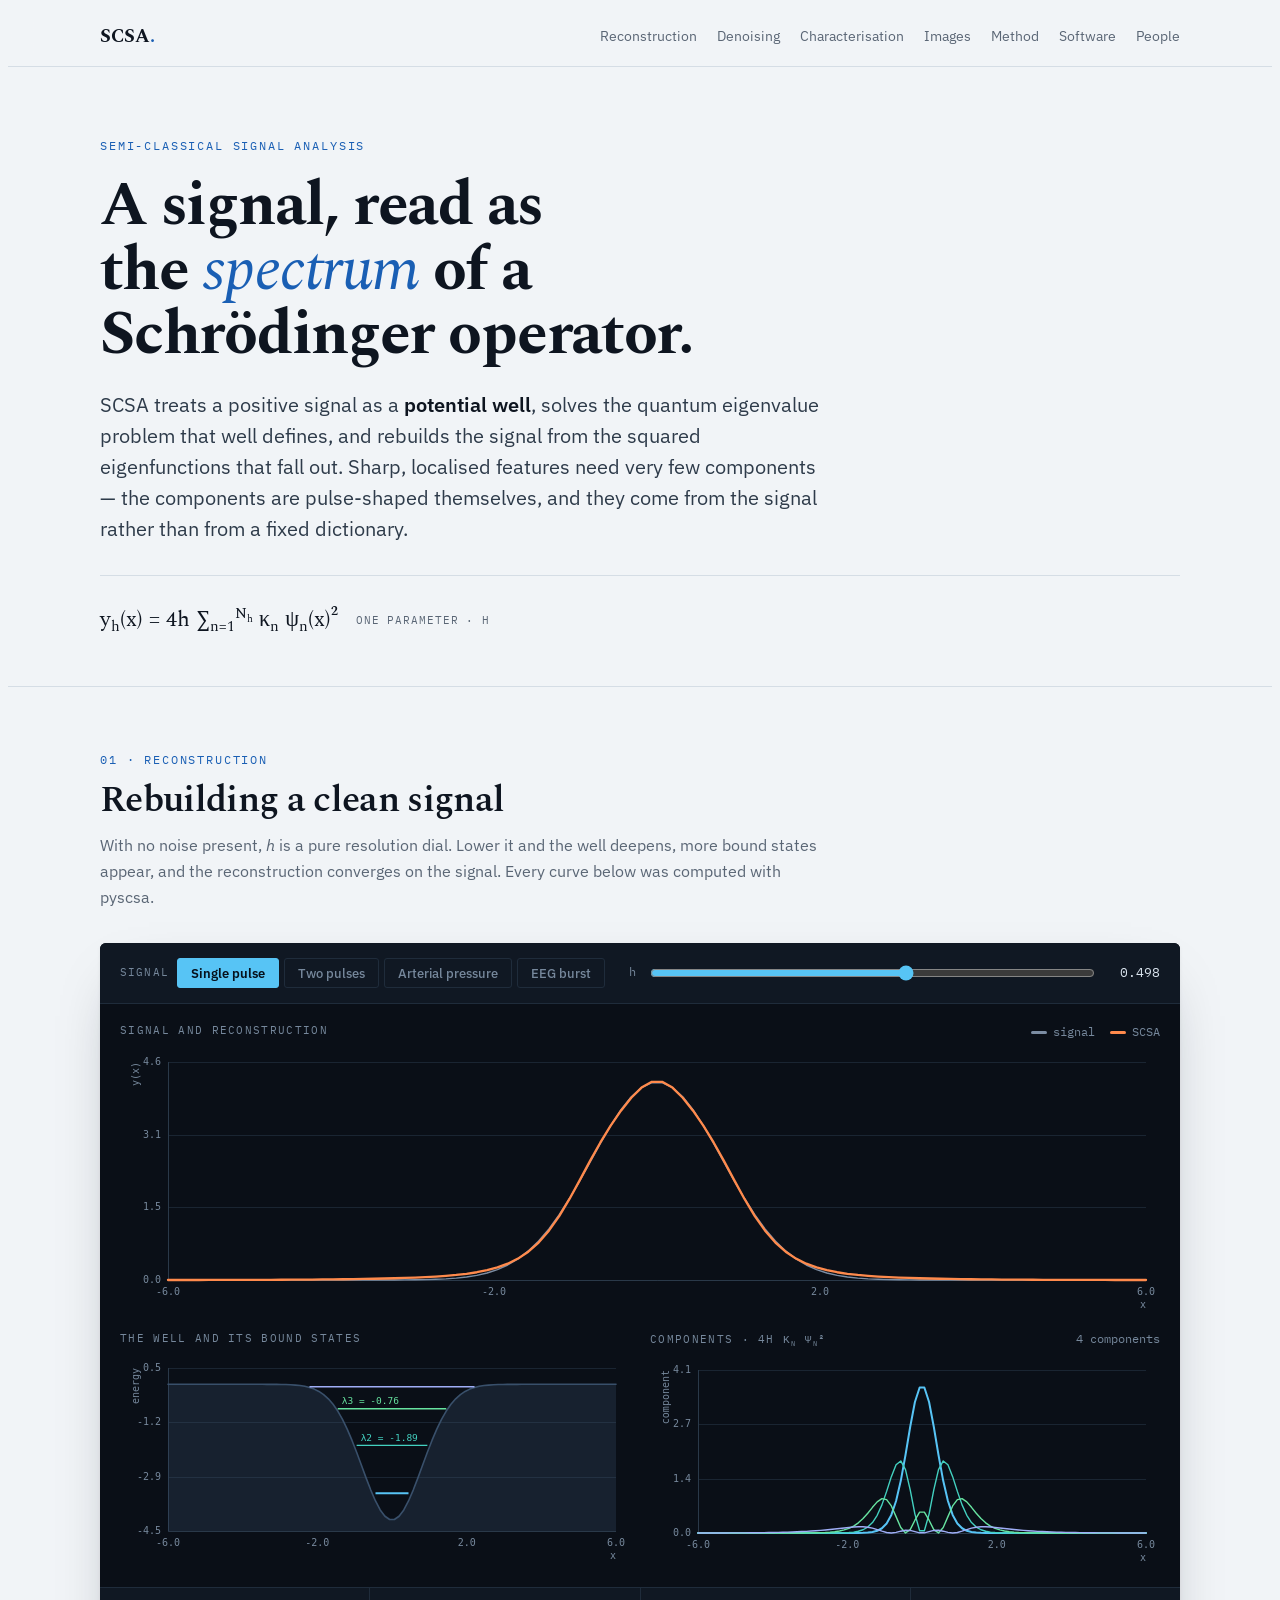
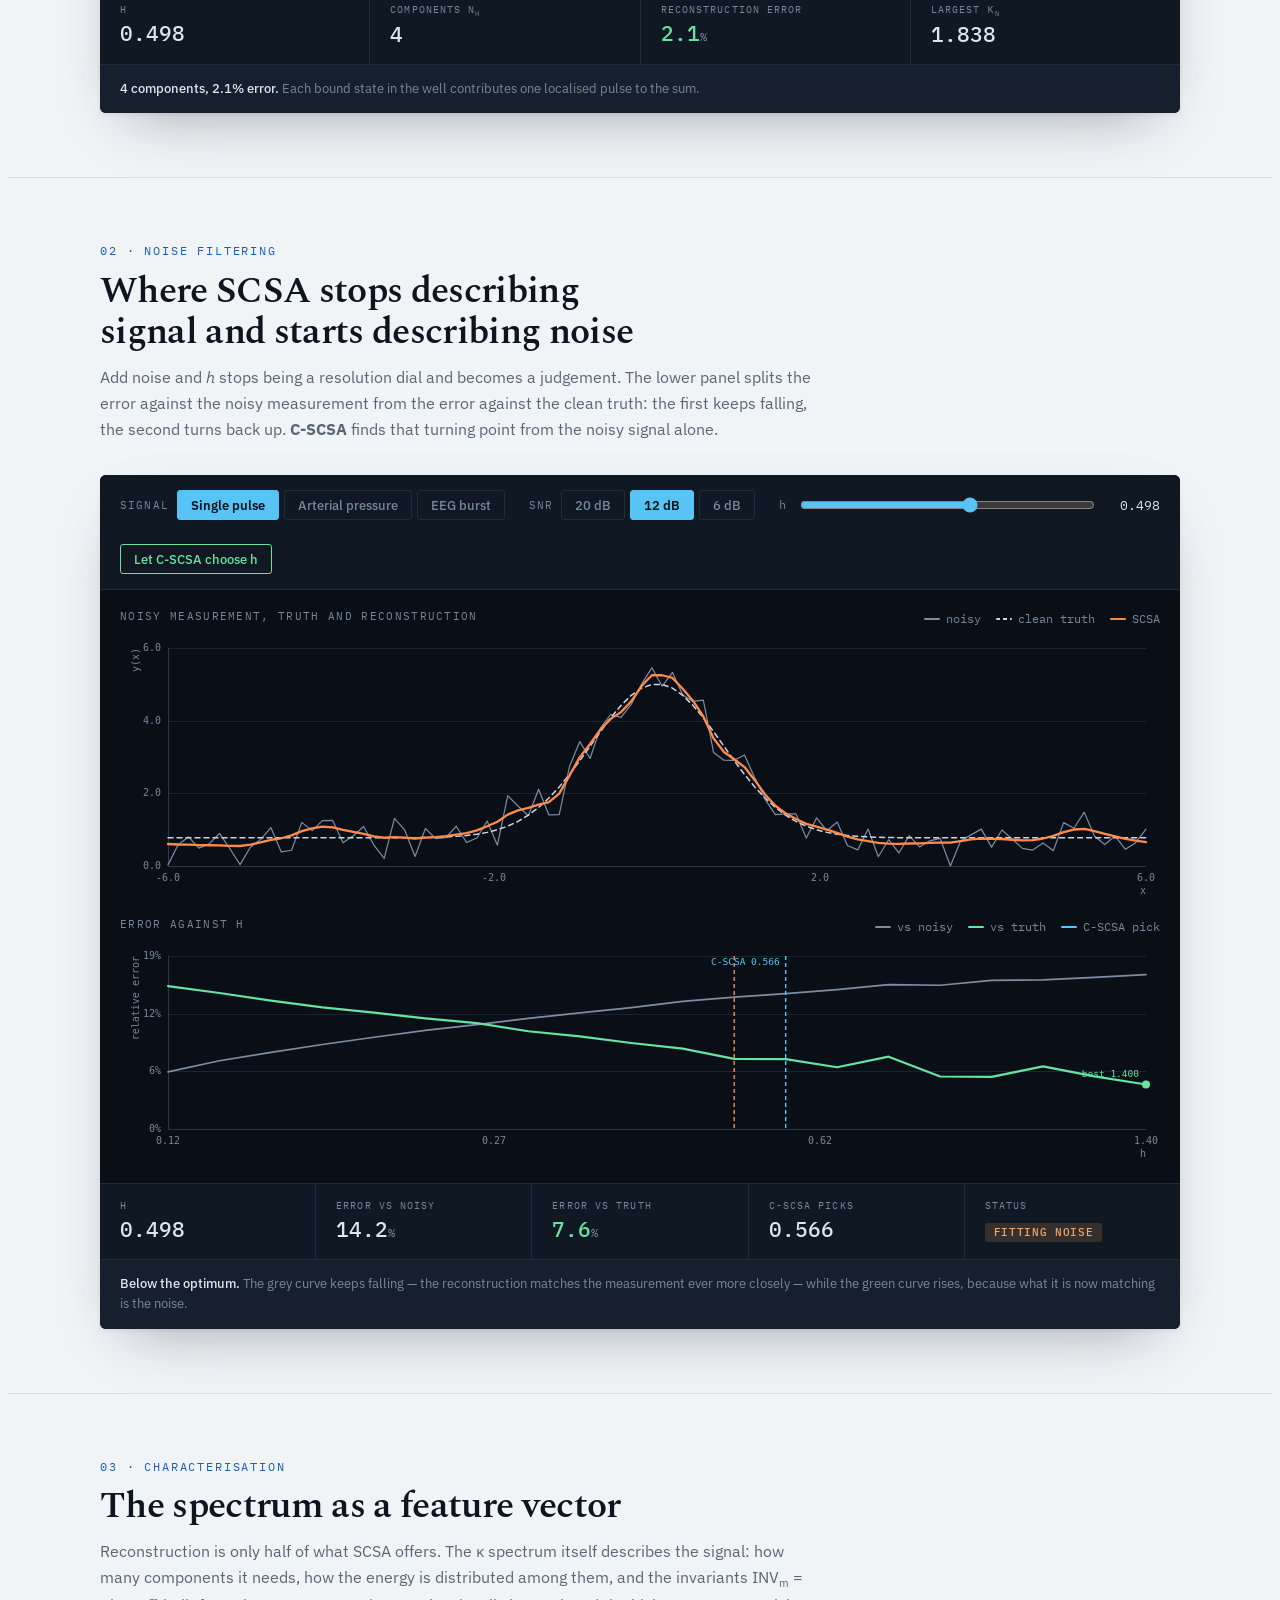
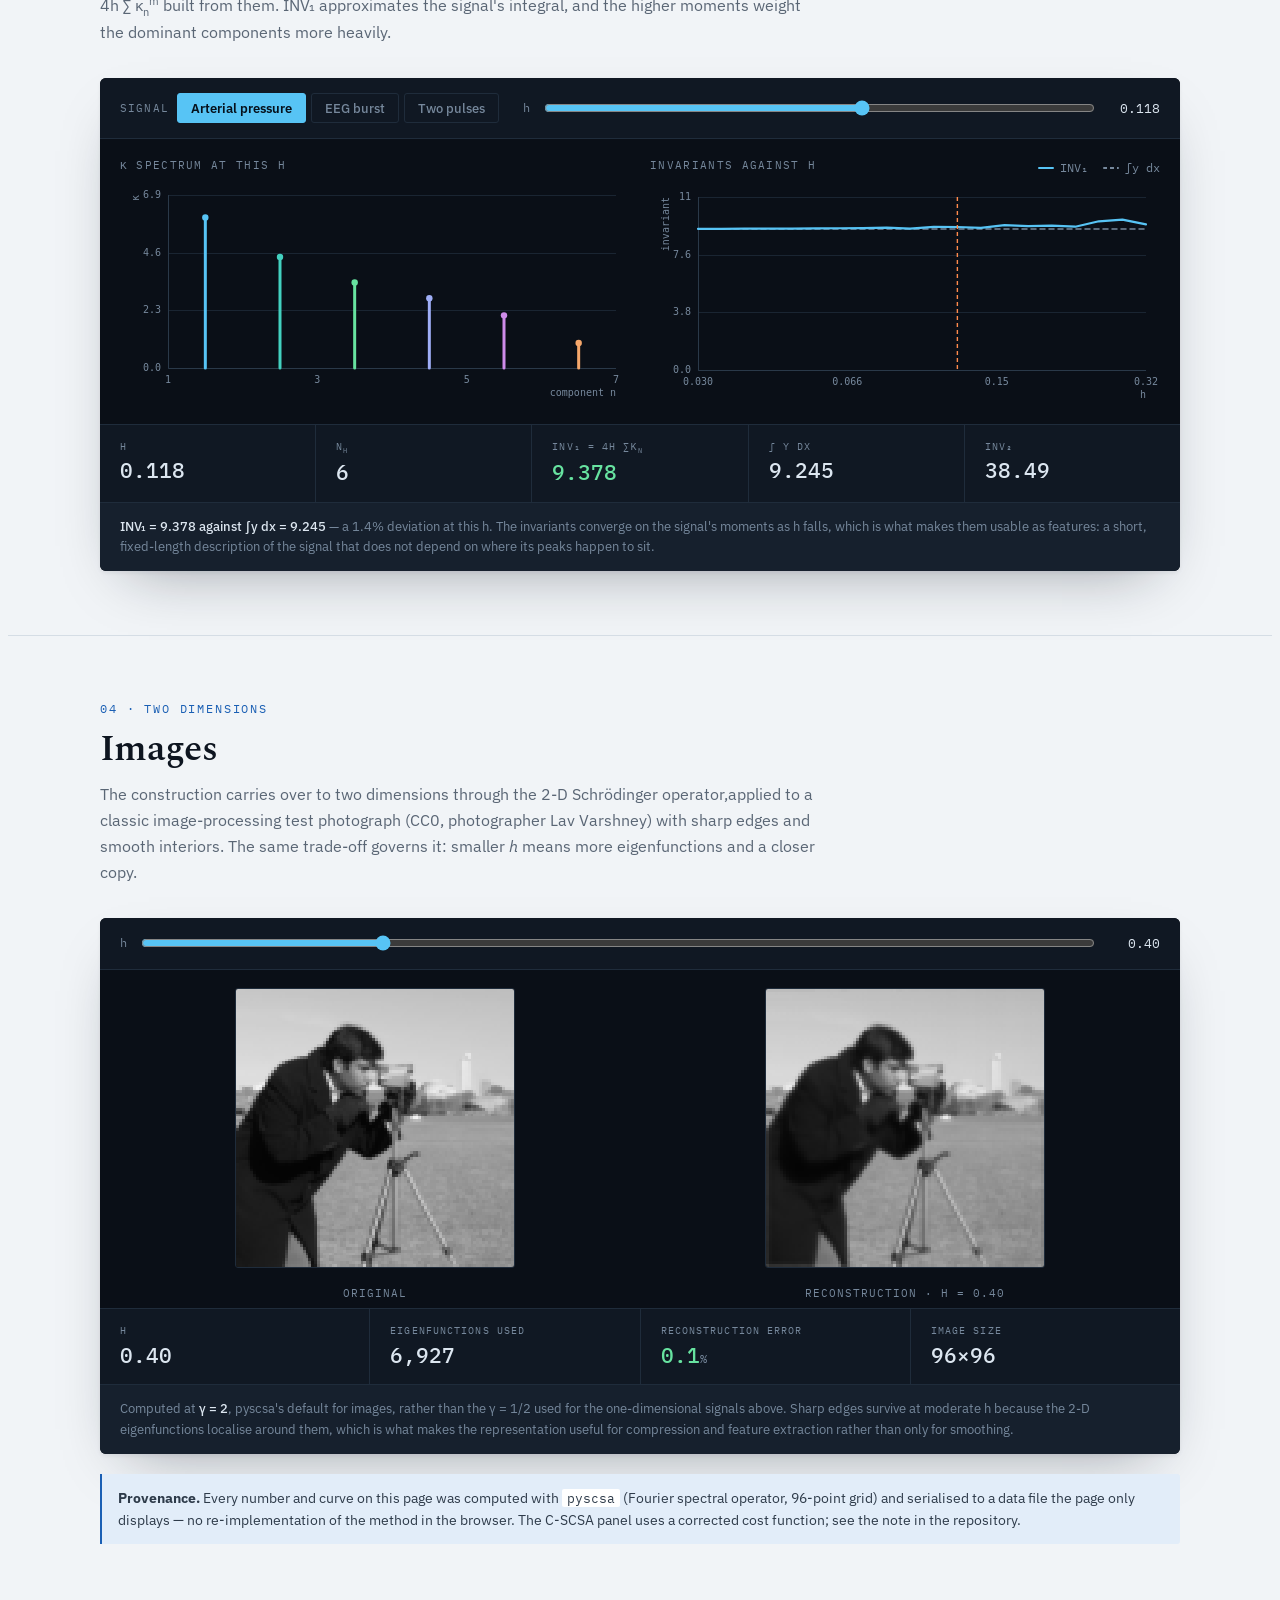
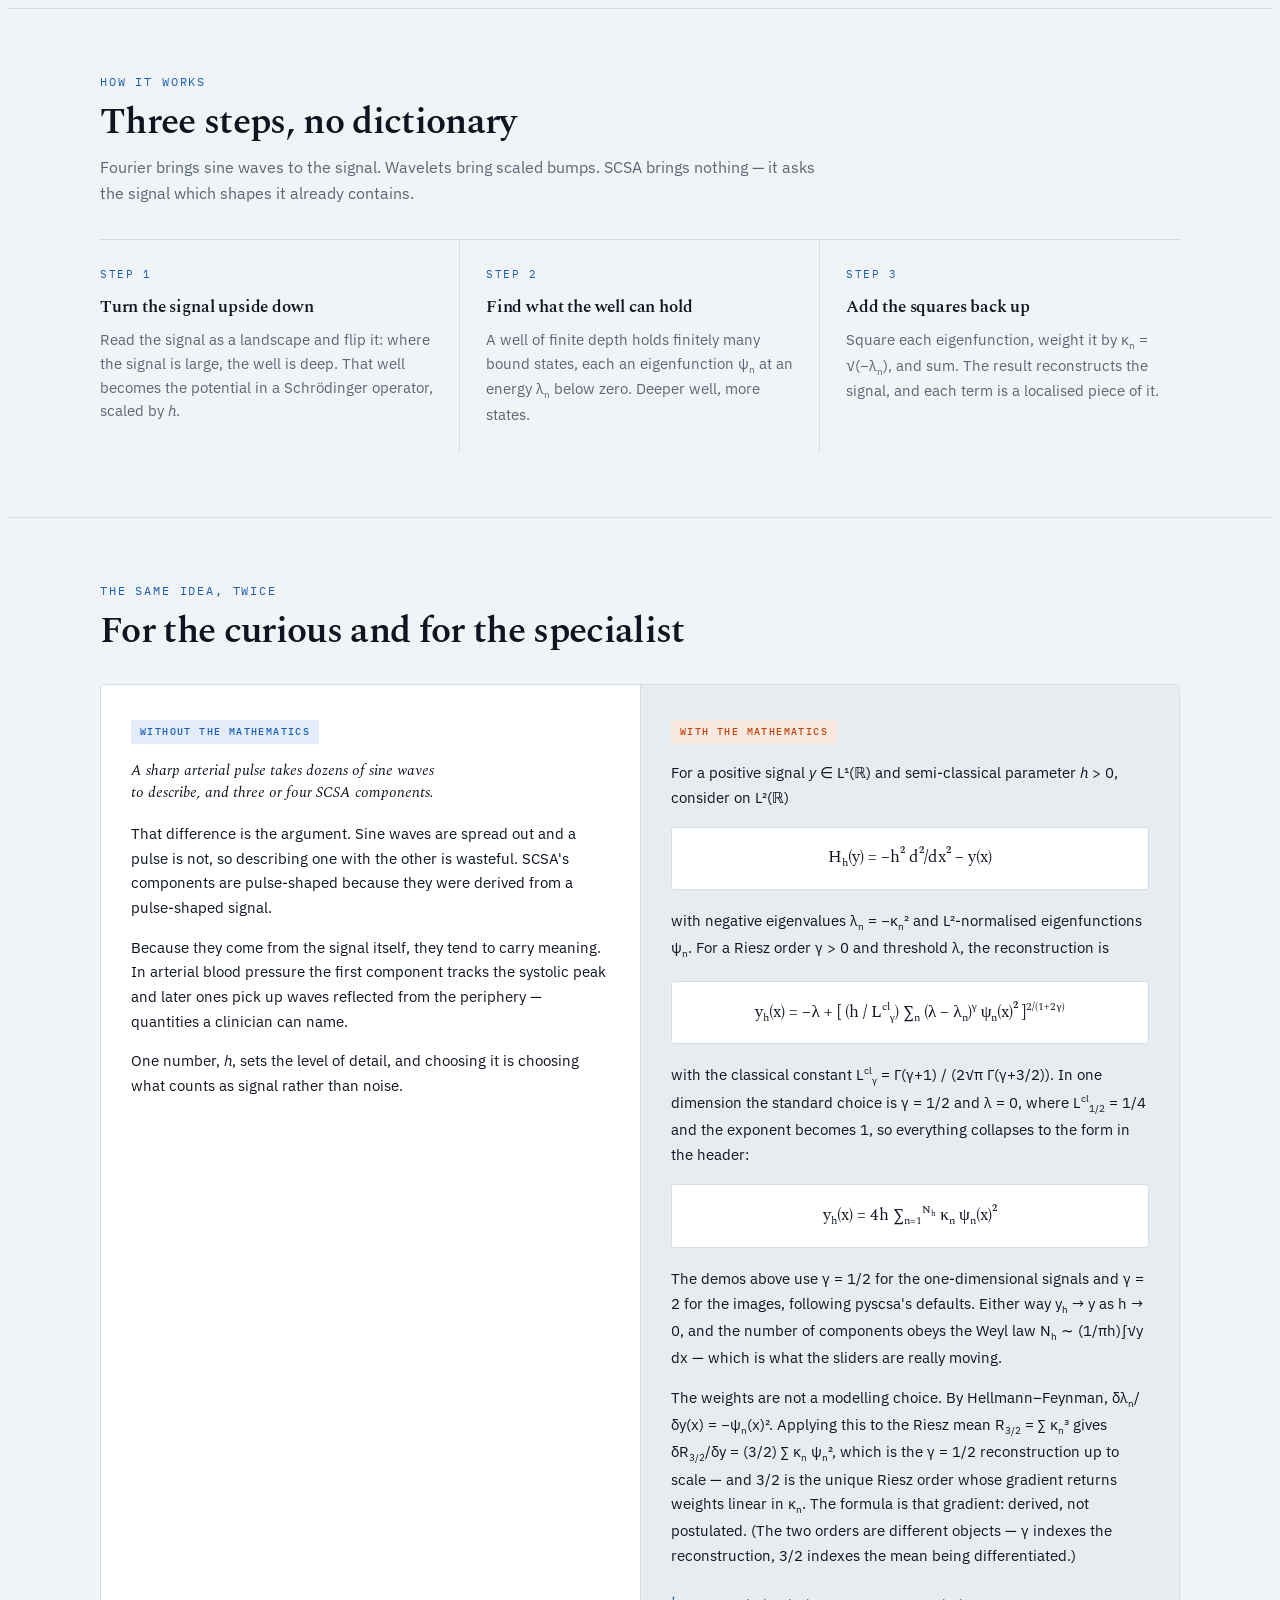
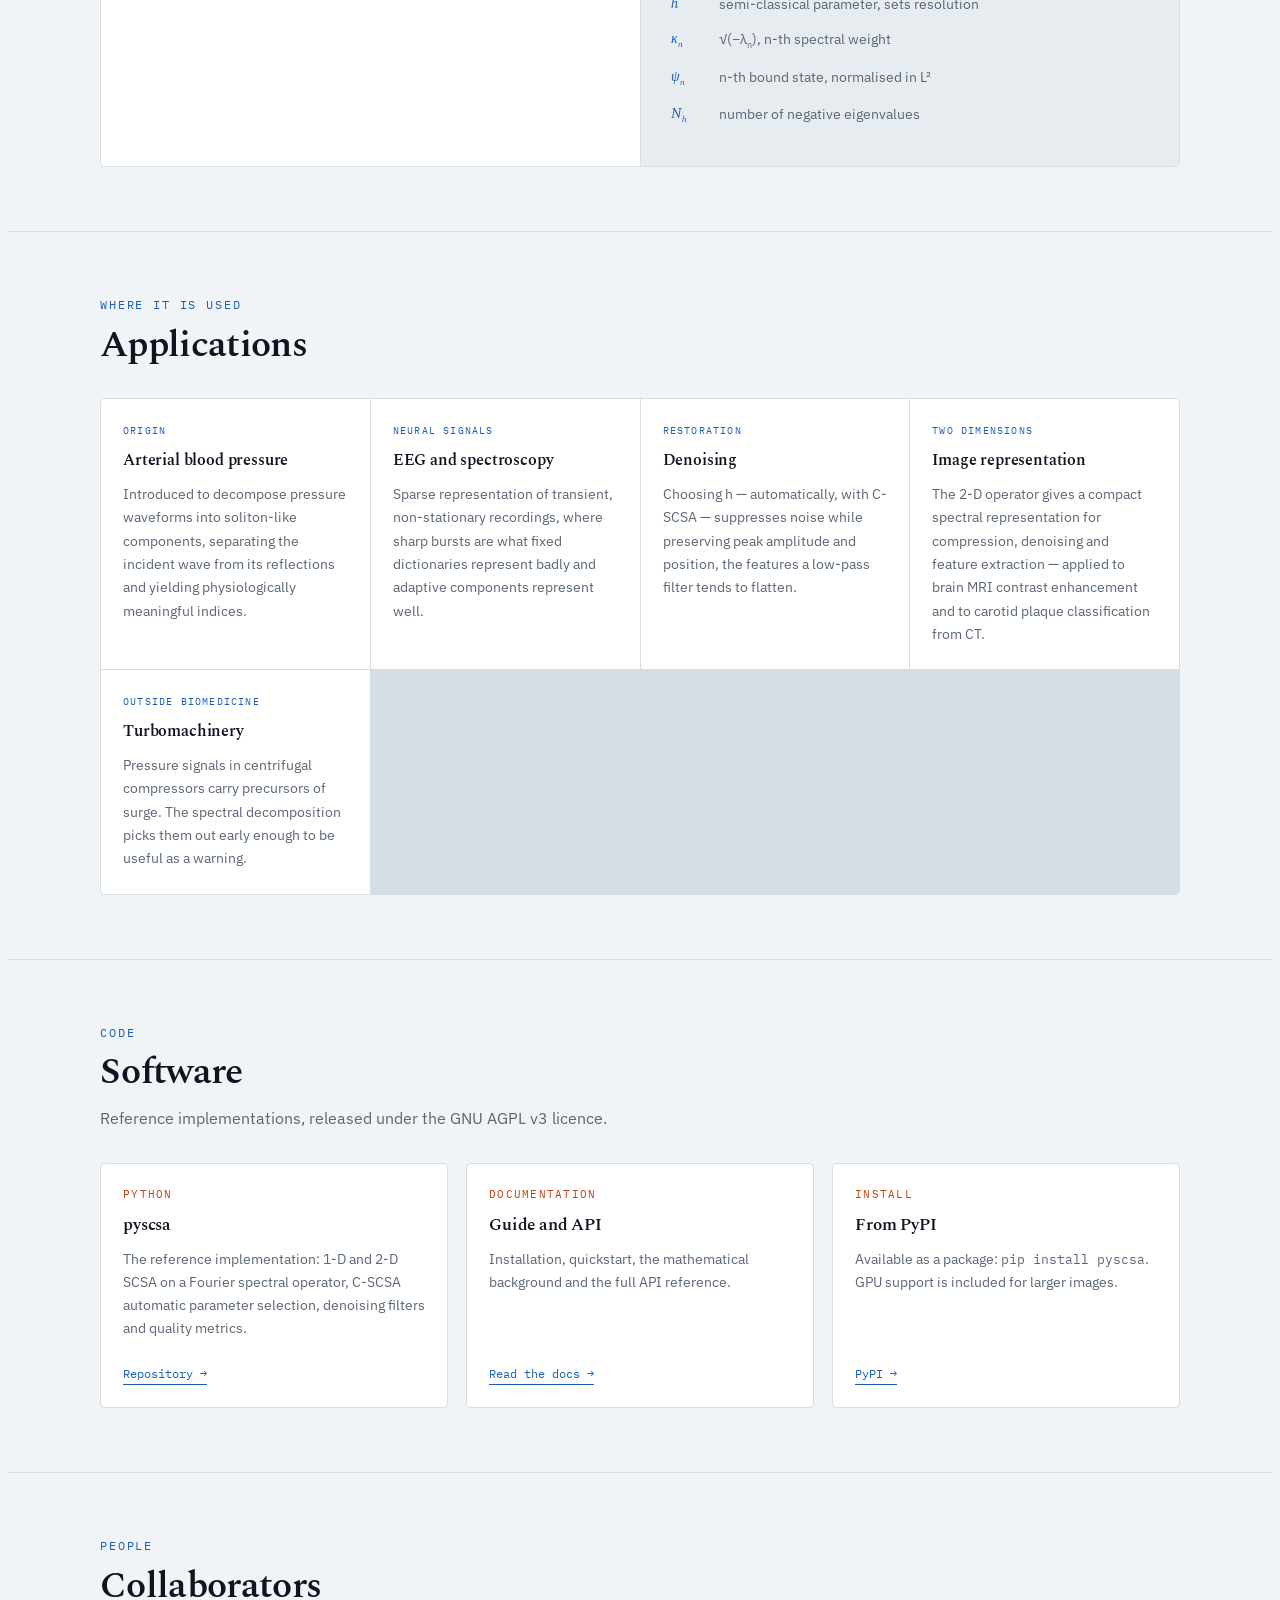
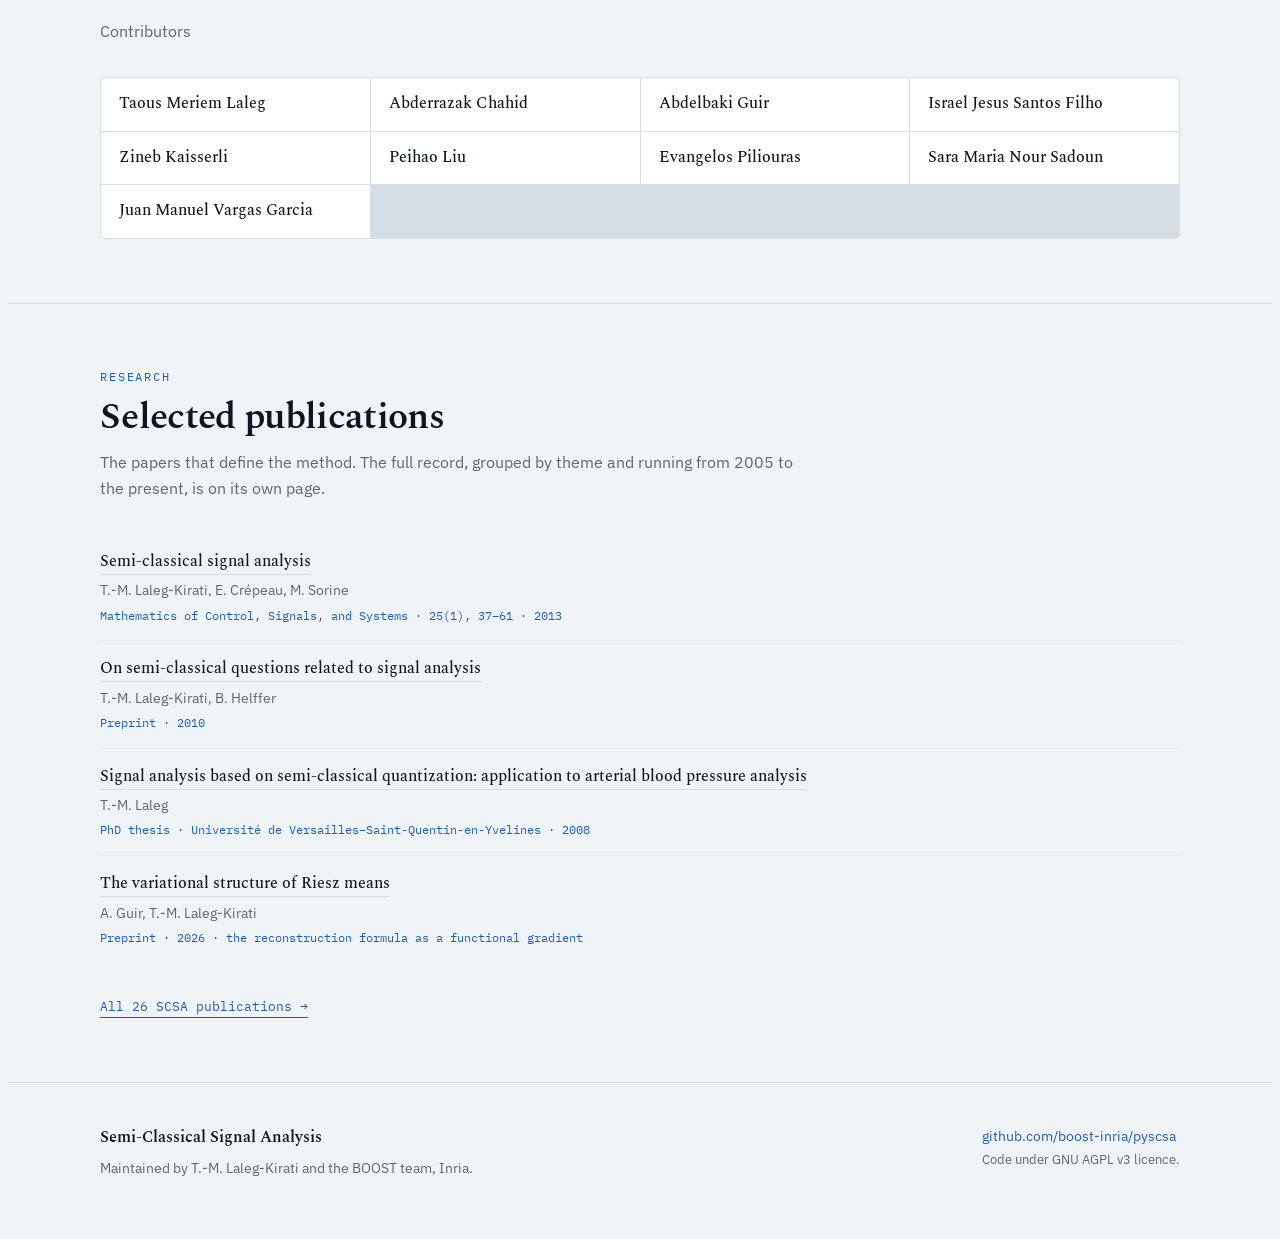
<file: index.html>
<!DOCTYPE html>
<html lang="en">
<head>
<meta charset="utf-8">
<meta name="viewport" content="width=device-width, initial-scale=1, viewport-fit=cover">
<title>Semi-Classical Signal Analysis</title>
<meta name="description" content="SCSA represents a signal as the spectral density of a Schrodinger operator. Interactive demos for reconstruction, denoising, characterisation and images.">
<link rel="preconnect" href="https://fonts.googleapis.com">
<link rel="preconnect" href="https://fonts.gstatic.com" crossorigin>
<link rel="stylesheet" href="https://fonts.googleapis.com/css2?family=Spectral:ital,wght@0,400;0,500;0,600;0,700;1,400&family=IBM+Plex+Sans:wght@400;500;600&family=IBM+Plex+Mono:wght@400;500;600&display=swap">
<link rel="stylesheet" href="style.css">

</head>
<body>
<nav class="nav">
  <div class="wrap nav-in">
    <a class="brand" href="#top">SCSA<em>.</em></a>
    <a class="lnk" href="#recon">Reconstruction</a>
    <a class="lnk" href="#denoise">Denoising</a>
    <a class="lnk" href="#charac">Characterisation</a>
    <a class="lnk" href="#images">Images</a>
    <a class="lnk" href="#method">Method</a>
    <a class="lnk" href="#software">Software</a>
    <a class="lnk" href="#people">People</a>
  </div>
</nav>
<div id="top"></div>

<header class="hero">
  <div class="wrap">
    <div class="eyebrow">Semi-Classical Signal Analysis</div>
    <h1>A signal, read as the <em>spectrum</em> of a Schrödinger operator.</h1>
    <p class="lede">SCSA treats a positive signal as a <b>potential well</b>, solves the quantum
      eigenvalue problem that well defines, and rebuilds the signal from the squared eigenfunctions
      that fall out. Sharp, localised features need very few components — the components are
      pulse-shaped themselves, and they come from the signal rather than from a fixed dictionary.</p>
    <div class="hero-formula">
      <span class="eq">y<sub>h</sub>(x) = 4h ∑<sub>n=1</sub><sup>N<sub>h</sub></sup> κ<sub>n</sub> ψ<sub>n</sub>(x)²</span>
      <span class="cap">one parameter · h</span>
    </div>
  </div>
</header>

<!-- ============ 1. RECONSTRUCTION ============ -->
<section id="recon">
  <div class="wrap">
    <div class="sec-head">
      <span class="sec-num">01 · Reconstruction</span>
      <h2>Rebuilding a clean signal</h2>
      <p class="sec-sub">With no noise present, <em>h</em> is a pure resolution dial. Lower it and the
        well deepens, more bound states appear, and the reconstruction converges on the signal.
        Every curve below was computed with pyscsa.</p>
    </div>
    <div class="instrument">
      <div class="ibar">
        <div class="grp" id="rBtns" role="group" aria-label="signal"><span class="glab">Signal</span></div>
        <div class="ctl">
          <label for="rH">h</label>
          <input class="slider" id="rH" type="range" min="0" max="19" value="11" step="1">
          <span class="val" id="rHv">—</span>
        </div>
      </div>
      <div class="panels">
        <div class="ptitle">
          <span class="nm">Signal and reconstruction</span>
          <span class="legend">
            <span class="lg"><span class="sw" style="background:#7C8DA3"></span>signal</span>
            <span class="lg"><span class="sw" style="background:#FF8A4C"></span>SCSA</span>
          </span>
        </div>
        <div class="cwrap"><canvas id="rMain" height="260"></canvas></div>
        <div class="duo">
          <div>
            <div class="ptitle"><span class="nm">The well and its bound states</span></div>
            <div class="cwrap"><canvas id="rWell" height="205"></canvas></div>
          </div>
          <div>
            <div class="ptitle"><span class="nm">Components · 4h κ<sub>n</sub> ψ<sub>n</sub>²</span>
              <span class="lg" id="rCn">—</span></div>
            <div class="cwrap"><canvas id="rComp" height="205"></canvas></div>
          </div>
        </div>
      </div>
      <div class="readouts">
        <div class="ro"><span class="k">h</span><span class="v" id="rOh">—</span></div>
        <div class="ro"><span class="k">Components N<sub>h</sub></span><span class="v" id="rOn">—</span></div>
        <div class="ro hl"><span class="k">Reconstruction error</span><span class="v" id="rOe">—</span></div>
        <div class="ro"><span class="k">Largest κ<sub>n</sub></span><span class="v" id="rOk">—</span></div>
      </div>
      <div class="inote" id="rNote">—</div>
    </div>
  </div>
</section>

<!-- ============ 2. DENOISING ============ -->
<section id="denoise">
  <div class="wrap">
    <div class="sec-head">
      <span class="sec-num">02 · Noise filtering</span>
      <h2>Where SCSA stops describing signal and starts describing noise</h2>
      <p class="sec-sub">Add noise and <em>h</em> stops being a resolution dial and becomes a
        judgement. The lower panel splits the error against the noisy measurement from the error
        against the clean truth: the first keeps falling, the second turns back up. <b>C-SCSA</b>
        finds that turning point from the noisy signal alone.</p>
    </div>
    <div class="instrument">
      <div class="ibar">
        <div class="grp" id="dBtns" role="group" aria-label="signal"><span class="glab">Signal</span></div>
        <div class="grp" id="dLv" role="group" aria-label="noise level"><span class="glab">SNR</span></div>
        <div class="ctl">
          <label for="dH">h</label>
          <input class="slider" id="dH" type="range" min="0" max="19" value="11" step="1">
          <span class="val" id="dHv">—</span>
        </div>
        <button class="pbtn act" id="dAuto">Let C-SCSA choose h</button>
      </div>
      <div class="panels">
        <div class="ptitle">
          <span class="nm">Noisy measurement, truth and reconstruction</span>
          <span class="legend">
            <span class="lg"><span class="sw" style="background:#7C8DA3"></span>noisy</span>
            <span class="lg"><span class="sw dash" style="color:#C9D4E0"></span>clean truth</span>
            <span class="lg"><span class="sw" style="background:#FF8A4C"></span>SCSA</span>
          </span>
        </div>
        <div class="cwrap"><canvas id="dMain" height="260"></canvas></div>
        <div class="ptitle">
          <span class="nm">Error against h</span>
          <span class="legend">
            <span class="lg"><span class="sw" style="background:#7C8DA3"></span>vs noisy</span>
            <span class="lg"><span class="sw" style="background:#67E3A0"></span>vs truth</span>
            <span class="lg"><span class="sw" style="background:#57C4F5"></span>C-SCSA pick</span>
          </span>
        </div>
        <div class="cwrap"><canvas id="dSweep" height="215"></canvas></div>
      </div>
      <div class="readouts">
        <div class="ro"><span class="k">h</span><span class="v" id="dOh">—</span></div>
        <div class="ro"><span class="k">Error vs noisy</span><span class="v" id="dOo">—</span></div>
        <div class="ro hl"><span class="k">Error vs truth</span><span class="v" id="dOt">—</span></div>
        <div class="ro"><span class="k">C-SCSA picks</span><span class="v" id="dOc">—</span></div>
        <div class="ro"><span class="k">Status</span><span class="v" style="font-size:.95rem"><span class="flag idle" id="dFlag">—</span></span></div>
      </div>
      <div class="inote" id="dNote">—</div>
    </div>
  </div>
</section>

<!-- ============ 3. CHARACTERISATION ============ -->
<section id="charac">
  <div class="wrap">
    <div class="sec-head">
      <span class="sec-num">03 · Characterisation</span>
      <h2>The spectrum as a feature vector</h2>
      <p class="sec-sub">Reconstruction is only half of what SCSA offers. The κ spectrum itself
        describes the signal: how many components it needs, how the energy is distributed among them,
        and the invariants INV<sub>m</sub> = 4h ∑ κ<sub>n</sub><sup>m</sup> built from them. INV₁
        approximates the signal's integral, and the higher moments weight the dominant components
        more heavily.</p>
    </div>
    <div class="instrument">
      <div class="ibar">
        <div class="grp" id="cBtns" role="group" aria-label="signal"><span class="glab">Signal</span></div>
        <div class="ctl">
          <label for="cH">h</label>
          <input class="slider" id="cH" type="range" min="0" max="19" value="11" step="1">
          <span class="val" id="cHv">—</span>
        </div>
      </div>
      <div class="panels">
        <div class="duo">
          <div>
            <div class="ptitle"><span class="nm">κ spectrum at this h</span></div>
            <div class="cwrap"><canvas id="cKap" height="215"></canvas></div>
          </div>
          <div>
            <div class="ptitle"><span class="nm">Invariants against h</span>
              <span class="legend">
                <span class="lg"><span class="sw" style="background:#57C4F5"></span>INV₁</span>
                <span class="lg"><span class="sw dash" style="color:#76889C"></span>∫y dx</span>
              </span></div>
            <div class="cwrap"><canvas id="cInv" height="215"></canvas></div>
          </div>
        </div>
      </div>
      <div class="readouts">
        <div class="ro"><span class="k">h</span><span class="v" id="cOh">—</span></div>
        <div class="ro"><span class="k">N<sub>h</sub></span><span class="v" id="cOn">—</span></div>
        <div class="ro hl"><span class="k">INV₁ = 4h ∑κ<sub>n</sub></span><span class="v" id="cO1">—</span></div>
        <div class="ro"><span class="k">∫ y dx</span><span class="v" id="cOa">—</span></div>
        <div class="ro"><span class="k">INV₂</span><span class="v" id="cO2">—</span></div>
      </div>
      <div class="inote" id="cNote">—</div>
    </div>
  </div>
</section>

<!-- ============ 4. IMAGES ============ -->
<section id="images">
  <div class="wrap">
    <div class="sec-head">
      <span class="sec-num">04 · Two dimensions</span>
      <h2>Images</h2>
      <p class="sec-sub">The construction carries over to two dimensions through the 2-D Schrödinger
        operator,applied to a classic image-processing test photograph (CC0, photographer Lav Varshney) with sharp edges and smooth interiors. The same
        trade-off governs it: smaller <em>h</em> means more eigenfunctions and a closer copy.</p>
    </div>
    <div class="instrument">
      <div class="ibar">
        <div class="ctl">
          <label for="iH">h</label>
          <input class="slider" id="iH" type="range" min="0" max="4" value="1" step="1">
          <span class="val" id="iHv">—</span>
        </div>
      </div>
      <div class="imgrow">
        <div class="imgbox"><img id="iOrig" alt="original photograph"><span class="cap">original</span></div>
        <div class="imgbox"><img id="iRec" alt="SCSA reconstruction"><span class="cap" id="iCap">reconstruction</span></div>
      </div>
      <div class="readouts">
        <div class="ro"><span class="k">h</span><span class="v" id="iOh">—</span></div>
        <div class="ro"><span class="k">Eigenfunctions used</span><span class="v" id="iOn">—</span></div>
        <div class="ro hl"><span class="k">Reconstruction error</span><span class="v" id="iOe">—</span></div>
        <div class="ro"><span class="k">Image size</span><span class="v" id="iOs">—</span></div>
      </div>
      <div class="inote">Computed at <b>γ = 2</b>, pyscsa's default for images, rather than the
        γ = 1/2 used for the one-dimensional signals above. Sharp edges survive at moderate h because
        the 2-D eigenfunctions localise around them, which is what makes the representation useful
        for compression and feature extraction rather than only for smoothing.</div>
    </div>

    <div class="prov"><div><b>Provenance.</b> Every number and curve on this page was computed with
      <code>pyscsa</code> (Fourier spectral operator, 96-point grid) and serialised to a data file
      the page only displays — no re-implementation of the method in the browser. The C-SCSA panel
      uses a corrected cost function; see the note in the repository.</div></div>
  </div>
</section>

<!-- ============ METHOD ============ -->
<section id="method">
  <div class="wrap">
    <div class="sec-head">
      <span class="sec-num">How it works</span>
      <h2>Three steps, no dictionary</h2>
      <p class="sec-sub">Fourier brings sine waves to the signal. Wavelets bring scaled bumps. SCSA
        brings nothing — it asks the signal which shapes it already contains.</p>
    </div>
    <div class="steps">
      <div class="step"><span class="n">STEP 1</span><h3>Turn the signal upside down</h3>
        <p>Read the signal as a landscape and flip it: where the signal is large, the well is deep.
          That well becomes the potential in a Schrödinger operator, scaled by <em>h</em>.</p></div>
      <div class="step"><span class="n">STEP 2</span><h3>Find what the well can hold</h3>
        <p>A well of finite depth holds finitely many bound states, each an eigenfunction ψ<sub>n</sub>
          at an energy λ<sub>n</sub> below zero. Deeper well, more states.</p></div>
      <div class="step"><span class="n">STEP 3</span><h3>Add the squares back up</h3>
        <p>Square each eigenfunction, weight it by κ<sub>n</sub> = √(−λ<sub>n</sub>), and sum. The
          result reconstructs the signal, and each term is a localised piece of it.</p></div>
    </div>
  </div>
</section>

<section>
  <div class="wrap">
    <div class="sec-head"><span class="sec-num">The same idea, twice</span>
      <h2>For the curious and for the specialist</h2></div>
    <div class="tiers">
      <div class="tier">
        <span class="tier-tag plain">Without the mathematics</span>
        <p class="pull">A sharp arterial pulse takes dozens of sine waves to describe, and three or
          four SCSA components.</p>
        <p>That difference is the argument. Sine waves are spread out and a pulse is not, so
          describing one with the other is wasteful. SCSA's components are pulse-shaped because they
          were derived from a pulse-shaped signal.</p>
        <p>Because they come from the signal itself, they tend to carry meaning. In arterial blood
          pressure the first component tracks the systolic peak and later ones pick up waves
          reflected from the periphery — quantities a clinician can name.</p>
        <p>One number, <em>h</em>, sets the level of detail, and choosing it is choosing what counts
          as signal rather than noise.</p>
      </div>
      <div class="tier math">
        <span class="tier-tag tech">With the mathematics</span>
        <p>For a positive signal <em>y</em> ∈ L¹(ℝ) and semi-classical parameter <em>h</em> &gt; 0,
          consider on L²(ℝ)</p>
        <div class="eqblock">H<sub>h</sub>(y) = −h² d²/dx² − y(x)</div>
        <p>with negative eigenvalues λ<sub>n</sub> = −κ<sub>n</sub>² and L²-normalised eigenfunctions
          ψ<sub>n</sub>. For a Riesz order γ &gt; 0 and threshold λ, the reconstruction is</p>
        <div class="eqblock">y<sub>h</sub>(x) = −λ + [ (h / L<sup>cl</sup><sub>γ</sub>) ∑<sub>n</sub> (λ − λ<sub>n</sub>)<sup>γ</sup> ψ<sub>n</sub>(x)² ]<sup>2/(1+2γ)</sup></div>
        <p>with the classical constant L<sup>cl</sup><sub>γ</sub> = Γ(γ+1) / (2√π Γ(γ+3/2)).
          In one dimension the standard choice is γ = 1/2 and λ = 0, where
          L<sup>cl</sup><sub>1/2</sub> = 1/4 and the exponent becomes 1, so everything collapses to
          the form in the header:</p>
        <div class="eqblock">y<sub>h</sub>(x) = 4h ∑<sub>n=1</sub><sup>N<sub>h</sub></sup> κ<sub>n</sub> ψ<sub>n</sub>(x)²</div>
        <p>The demos above use γ = 1/2 for the one-dimensional signals and γ = 2 for the images,
          following pyscsa's defaults. Either way y<sub>h</sub> → y as h → 0, and the number of
          components obeys the Weyl law N<sub>h</sub> ∼ (1/πh)∫√y dx — which is what the sliders are
          really moving.</p>
        <p>The weights are not a modelling choice. By Hellmann–Feynman,
          δλ<sub>n</sub>/δy(x) = −ψ<sub>n</sub>(x)². Applying this to the Riesz mean
          R<sub>3/2</sub> = ∑ κ<sub>n</sub>³ gives δR<sub>3/2</sub>/δy = (3/2) ∑ κ<sub>n</sub>
          ψ<sub>n</sub>², which is the γ = 1/2 reconstruction up to scale — and 3/2 is the unique
          Riesz order whose gradient returns weights linear in κ<sub>n</sub>. The formula is that
          gradient: derived, not postulated. (The two orders are different objects — γ indexes the
          reconstruction, 3/2 indexes the mean being differentiated.)</p>
        <ul class="deflist">
          <li><span class="sym">h</span><span class="txt">semi-classical parameter, sets resolution</span></li>
          <li><span class="sym">κ<sub>n</sub></span><span class="txt">√(−λ<sub>n</sub>), n-th spectral weight</span></li>
          <li><span class="sym">ψ<sub>n</sub></span><span class="txt">n-th bound state, normalised in L²</span></li>
          <li><span class="sym">N<sub>h</sub></span><span class="txt">number of negative eigenvalues</span></li>
        </ul>
      </div>
    </div>
  </div>
</section>

<section id="apps">
  <div class="wrap">
    <div class="sec-head"><span class="sec-num">Where it is used</span><h2>Applications</h2></div>
    <div class="apps">
      <div class="app"><div class="tagline">Origin</div><h3>Arterial blood pressure</h3>
        <p>Introduced to decompose pressure waveforms into soliton-like components, separating the
          incident wave from its reflections and yielding physiologically meaningful indices.</p></div>
      <div class="app"><div class="tagline">Neural signals</div><h3>EEG and spectroscopy</h3>
        <p>Sparse representation of transient, non-stationary recordings, where sharp bursts are what
          fixed dictionaries represent badly and adaptive components represent well.</p></div>
      <div class="app"><div class="tagline">Restoration</div><h3>Denoising</h3>
        <p>Choosing h — automatically, with C-SCSA — suppresses noise while preserving peak amplitude
          and position, the features a low-pass filter tends to flatten.</p></div>
      <div class="app"><div class="tagline">Two dimensions</div><h3>Image representation</h3>
        <p>The 2-D operator gives a compact spectral representation for compression, denoising and
          feature extraction — applied to brain MRI contrast enhancement and to carotid plaque
          classification from CT.</p></div>
      <div class="app"><div class="tagline">Outside biomedicine</div><h3>Turbomachinery</h3>
        <p>Pressure signals in centrifugal compressors carry precursors of surge. The spectral
          decomposition picks them out early enough to be useful as a warning.</p></div>
    </div>
  </div>
</section>

<section id="software">
  <div class="wrap">
    <div class="sec-head"><span class="sec-num">Code</span><h2>Software</h2>
      <p class="sec-sub">Reference implementations, released under the GNU AGPL v3 licence.</p></div>
    <div class="sw-grid">
      <div class="sw-card"><span class="lang">Python</span><h3>pyscsa</h3>
        <p>The reference implementation: 1-D and 2-D SCSA on a Fourier spectral operator, C-SCSA
          automatic parameter selection, denoising filters and quality metrics.</p>
        <a href="https://github.com/boost-inria/pyscsa" data-goatcounter-click="github-repository">Repository →</a></div>
      <div class="sw-card"><span class="lang">Documentation</span><h3>Guide and API</h3>
        <p>Installation, quickstart, the mathematical background and the full API reference.</p>
        <a href="https://pyscsa.readthedocs.io" data-goatcounter-click="documentation">Read the docs →</a></div>
      <div class="sw-card"><span class="lang">Install</span><h3>From PyPI</h3>
        <p>Available as a package: <code style="font-family:var(--mono);font-size:.9em">pip install pyscsa</code>.
          GPU support is included for larger images.</p>
        <a href="https://pypi.org/project/pyscsa/" data-goatcounter-click="pypi">PyPI →</a></div>
    </div>
  </div>
</section>

<section id="people">
  <div class="wrap">
    <div class="sec-head">
      <span class="sec-num">People</span>
      <h2>Collaborators</h2>
      <p class="sec-sub"> Contributors </p>
    </div>
    <div class="people">
      <div class="person"><span class="nm">Taous Meriem Laleg </span><span class="ar"></span></div>
      <div class="person"><span class="nm">Abderrazak Chahid</span><span class="ar"></span></div>
      <div class="person"><span class="nm">Abdelbaki Guir</span><span class="ar"></span></div>
      <div class="person"><span class="nm">Israel Jesus Santos Filho</span><span class="ar"></span></div>
      <div class="person"><span class="nm">Zineb Kaisserli</span><span class="ar"></span></div>
      <div class="person"><span class="nm">Peihao Liu</span><span class="ar"></span></div>
      <div class="person"><span class="nm">Evangelos Piliouras</span><span class="ar"></span></div>
 <div class="person"><span class="nm">Sara Maria Nour Sadoun</span><span class="ar"></span></div>
      <div class="person"><span class="nm">Juan Manuel Vargas Garcia</span><span class="ar"></span></div>
    
    </div>
  </div>
</section>



<section id="papers-teaser">
  <div class="wrap">
    <div class="sec-head">
      <span class="sec-num">Research</span>
      <h2>Selected publications</h2>
      <p class="sec-sub">The papers that define the method. The full record, grouped by theme and
        running from 2005 to the present, is on its own page.</p>
    </div>
    <div class="pub-group">
      <div class="pub"><span class="t"><a href="https://dx.doi.org/10.1007/s00498-012-0091-1">Semi-classical signal analysis</a></span>
        <span class="a">T.-M. Laleg-Kirati, E. Crépeau, M. Sorine</span>
        <span class="v">Mathematics of Control, Signals, and Systems · 25(1), 37–61 · 2013</span></div>
      <div class="pub"><span class="t"><a href="https://inria.hal.science/inria-00520773v2">On semi-classical questions related to signal analysis</a></span>
        <span class="a">T.-M. Laleg-Kirati, B. Helffer</span>
        <span class="v">Preprint · 2010</span></div>
      <div class="pub"><span class="t"><a href="https://theses.hal.science/tel-00357309v1">Signal analysis based on semi-classical quantization: application to arterial blood pressure analysis</a></span>
        <span class="a">T.-M. Laleg</span>
        <span class="v">PhD thesis · Université de Versailles–Saint-Quentin-en-Yvelines · 2008</span></div>
      <div class="pub"><span class="t"><a href="https://hal.science/hal-05659403v1">The variational structure of Riesz means</a></span>
        <span class="a">A. Guir, T.-M. Laleg-Kirati</span>
        <span class="v">Preprint · 2026 · the reconstruction formula as a functional gradient</span></div>
    </div>
    <p style="margin-top:22px"><a class="morelink" href="publications.html">All 26 SCSA publications →</a></p>
  </div>
</section>

<footer>
  <div class="wrap foot-in">
    <div><div style="font-family:var(--serif);font-weight:600;color:var(--ink);font-size:1.02rem;margin-bottom:5px">Semi-Classical Signal Analysis</div>
      <div>Maintained by T.-M. Laleg-Kirati and the BOOST team, Inria.</div></div>
    <div><a href="https://github.com/boost-inria/pyscsa" data-goatcounter-click="github-footer">github.com/boost-inria/pyscsa</a><br>
      <span style="font-size:.82rem">Code under GNU AGPL v3 licence.</span></div>
  </div>
</footer>
<script src="data.js"></script>
<script>
(function(){
  "use strict";
  var D=window.SCSA_DATA;
  var $=function(i){return document.getElementById(i);};
  var PANEL={bg:"#0A0F17",grid:"#1A2532",axis:"#2A3949",text:"#76889C"};
  var COMP=["--c1","--c2","--c3","--c4","--c5","--c6"];
  function cv(n){return getComputedStyle(document.documentElement).getPropertyValue(n).trim();}
  if(!D){return;}

  function setup(el,hCss){
    var dpr=Math.min(window.devicePixelRatio||1,2);
    var w=Math.max(el.parentElement.clientWidth,200);
    el.width=Math.round(w*dpr); el.height=Math.round(hCss*dpr);
    el.style.height=hCss+"px";
    var c=el.getContext("2d"); c.setTransform(dpr,0,0,dpr,0,0);
    c.fillStyle=PANEL.bg; c.fillRect(0,0,w,hCss);
    return {c:c,w:w,h:hCss};
  }
  function frame(c,w,h,P,xr,yr,xlab,ylab,yfmt,xfmt,xlog){
    c.strokeStyle=PANEL.grid; c.lineWidth=1;
    c.fillStyle=PANEL.text; c.font='400 10px "IBM Plex Mono",monospace';
    c.textAlign="right"; c.textBaseline="middle";
    for(var k=0;k<=3;k++){
      var v=yr[0]+(yr[1]-yr[0])*k/3;
      var yy=Math.round(h-P.b-(v-yr[0])/(yr[1]-yr[0])*(h-P.t-P.b))+0.5;
      c.beginPath(); c.moveTo(P.l,yy); c.lineTo(w-P.r,yy); c.stroke();
      c.fillText(yfmt?yfmt(v):(Math.abs(v)>=10?v.toFixed(0):v.toFixed(1)),P.l-7,yy);
    }
    c.strokeStyle=PANEL.axis; c.beginPath();
    c.moveTo(P.l+0.5,P.t); c.lineTo(P.l+0.5,h-P.b+0.5); c.lineTo(w-P.r,h-P.b+0.5); c.stroke();
    c.textAlign="center"; c.textBaseline="top";
    for(k=0;k<=3;k++){
      var t=k/3, vx;
      if(xlog){ vx=xr[0]*Math.pow(xr[1]/xr[0],t); } else { vx=xr[0]+(xr[1]-xr[0])*t; }
      c.fillText(xfmt?xfmt(vx):(Math.abs(xr[1]-xr[0])<3?vx.toFixed(2):vx.toFixed(1)),
                 P.l+t*(w-P.r-P.l),h-P.b+7);
    }
    c.textAlign="right"; c.fillText(xlab,w-P.r,h-P.b+20);
    c.save(); c.translate(11,P.t); c.rotate(-Math.PI/2);
    c.textAlign="right"; c.textBaseline="top"; c.fillText(ylab,0,0); c.restore();
  }
  function mapx(v,xr,L,R,xlog){
    return xlog ? L+Math.log(v/xr[0])/Math.log(xr[1]/xr[0])*(R-L)
                : L+(v-xr[0])/(xr[1]-xr[0])*(R-L);
  }
  function line(g,P,xs,ys,xr,yr,col,lw,dash,fill,xlog){
    var L=P.l,R=g.w-P.r,T=P.t,B=g.h-P.b,c=g.c,i,X,Y;
    c.save(); c.beginPath();
    for(i=0;i<xs.length;i++){
      X=mapx(xs[i],xr,L,R,xlog); Y=B-(ys[i]-yr[0])/(yr[1]-yr[0])*(B-T);
      i?c.lineTo(X,Y):c.moveTo(X,Y);
    }
    if(fill){
      c.lineTo(mapx(xs[xs.length-1],xr,L,R,xlog),B);
      c.lineTo(mapx(xs[0],xr,L,R,xlog),B); c.closePath();
      c.fillStyle=fill; c.fill(); c.beginPath();
      for(i=0;i<xs.length;i++){
        X=mapx(xs[i],xr,L,R,xlog); Y=B-(ys[i]-yr[0])/(yr[1]-yr[0])*(B-T);
        i?c.lineTo(X,Y):c.moveTo(X,Y);
      }
    }
    c.strokeStyle=col; c.lineWidth=lw; c.lineJoin="round"; c.lineCap="round";
    if(dash)c.setLineDash(dash);
    c.stroke(); c.restore();
  }
  function vline(g,P,x,xr,col,lab,xlog){
    var L=P.l,R=g.w-P.r,T=P.t,B=g.h-P.b,c=g.c;
    var X=mapx(x,xr,L,R,xlog);
    c.save(); c.strokeStyle=col; c.lineWidth=1.4; c.setLineDash([4,3]);
    c.beginPath(); c.moveTo(X,T); c.lineTo(X,B); c.stroke(); c.setLineDash([]);
    if(lab){ c.fillStyle=col; c.font='500 9.5px "IBM Plex Mono",monospace';
      c.textAlign=X>(L+R)/2?"right":"left"; c.textBaseline="top";
      c.fillText(lab,X+(X>(L+R)/2?-6:6),T+2); }
    c.restore();
  }
  function mkBtns(host,keys,labels,onPick){
    keys.forEach(function(k,i){
      var b=document.createElement("button");
      b.className="pbtn"; b.textContent=labels[i];
      b.setAttribute("aria-pressed",i===0?"true":"false");
      b.addEventListener("click",function(){
        host.querySelectorAll(".pbtn").forEach(function(o){o.setAttribute("aria-pressed","false");});
        b.setAttribute("aria-pressed","true"); onPick(k);
      });
      host.appendChild(b);
    });
  }
  function pct(v){return (v*100).toFixed(1)+"<small>%</small>";}

  /* ---------------- 1. reconstruction ---------------- */
  (function(){
    var keys=Object.keys(D.recon), cur=keys[0];
    mkBtns($("rBtns"),keys,keys.map(function(k){return D.recon[k].label;}),
           function(k){cur=k;draw();});
    $("rH").addEventListener("input",draw);
    function draw(){
      var S=D.recon[cur], i=+$("rH").value, F=S.frames[i], N=S.x.length;
      $("rHv").textContent=F.h.toFixed(3); $("rOh").textContent=F.h.toFixed(3);
      $("rOn").textContent=F.nh; $("rOe").innerHTML=pct(F.err);
      $("rOk").textContent=F.kap.length?F.kap[0].toFixed(3):"—";
      $("rCn").textContent=F.comps.length+(F.nh>F.comps.length?" of "+F.nh+" shown":" components");
      var xr=[S.x[0],S.x[N-1]],ym=0,j;
      for(j=0;j<N;j++){ if(S.y[j]>ym)ym=S.y[j]; if(F.recon[j]>ym)ym=F.recon[j]; }
      var P={l:48,r:14,t:12,b:30}, g=setup($("rMain"),260), yr=[0,ym*1.1||1];
      frame(g.c,g.w,g.h,P,xr,yr,S.xlab,S.ylab);
      line(g,P,S.x,S.y,xr,yr,"#7C8DA3",1.4);
      line(g,P,S.x,F.recon,xr,yr,"#FF8A4C",2.3);

      var depth=ym, wr=[-depth*1.08,depth*0.12];
      g=setup($("rWell"),205); frame(g.c,g.w,g.h,P,xr,wr,S.xlab,"energy");
      var neg=S.y.map(function(v){return -v;});
      line(g,P,S.x,neg,xr,wr,"#39506B",1.6,null,"rgba(57,80,107,.28)");
      var L=P.l,R=g.w-P.r,T=P.t,B=g.h-P.b;
      g.c.font='400 9.5px "IBM Plex Mono",monospace';
      for(var n=0;n<F.lam.length;n++){
        var lam=F.lam[n]; if(lam<wr[0])continue;
        var Y=B-(lam-wr[0])/(wr[1]-wr[0])*(B-T), i0=-1,i1=-1;
        for(j=0;j<N;j++){ if(neg[j]<=lam){ if(i0<0)i0=j; i1=j; } }
        if(i0<0){i0=0;i1=N-1;}
        var X0=mapx(S.x[i0],xr,L,R),X1=mapx(S.x[i1],xr,L,R);
        g.c.strokeStyle=cv(COMP[n%6]); g.c.lineWidth=n===0?2:1.3;
        g.c.globalAlpha=n<6?1:.4;
        g.c.beginPath(); g.c.moveTo(X0,Y); g.c.lineTo(X1,Y); g.c.stroke();
        g.c.globalAlpha=1;
        if(n<3&&X1-X0>46){ g.c.fillStyle=cv(COMP[n%6]); g.c.textAlign="left";
          g.c.textBaseline="bottom"; g.c.fillText("λ"+(n+1)+" = "+lam.toFixed(2),X0+4,Y-2); }
      }
      var cm=0;
      F.comps.forEach(function(cc){cc.forEach(function(v){if(v>cm)cm=v;});});
      g=setup($("rComp"),205);
      frame(g.c,g.w,g.h,P,xr,[0,cm*1.12||1],S.xlab,"component");
      F.comps.forEach(function(cc,n){
        line(g,P,S.x,cc,xr,[0,cm*1.12||1],cv(COMP[n%6]),n===0?2:1.4);
      });
      $("rNote").innerHTML= F.nh<=2
        ? "<b>Coarse.</b> Only "+F.nh+" component"+(F.nh>1?"s":"")+" — SCSA gives the signal's gross shape and nothing else."
        : F.err<0.01
        ? "<b>Converged.</b> "+F.nh+" components reconstruct the signal to "+(F.err*100).toFixed(2)+"%. Notice how each component sits under a distinct feature of the signal."
        : "<b>"+F.nh+" components, "+(F.err*100).toFixed(1)+"% error.</b> Each bound state in the well contributes one localised pulse to the sum.";
    }
    draw(); window.addEventListener("resize",function(){clearTimeout(window._r1);window._r1=setTimeout(draw,140);});
  })();

  /* ---------------- 2. denoising ---------------- */
  (function(){
    var keys=Object.keys(D.denoise), cur=keys[0], lvl="mid";
    mkBtns($("dBtns"),keys,keys.map(function(k){return D.denoise[k].label;}),
           function(k){cur=k;sync();draw();});
    var lv=["low","mid","high"], lvLab=["20 dB","12 dB","6 dB"];
    (function(){
      lv.forEach(function(k,i){
        var b=document.createElement("button");
        b.className="pbtn"; b.textContent=lvLab[i];
        b.setAttribute("aria-pressed",k===lvl?"true":"false");
        b.addEventListener("click",function(){
          $("dLv").querySelectorAll(".pbtn").forEach(function(o){o.setAttribute("aria-pressed","false");});
          b.setAttribute("aria-pressed","true"); lvl=k; draw();
        });
        $("dLv").appendChild(b);
      });
    })();
    function L(){return D.denoise[cur].levels[lvl];}
    function sync(){}
    $("dH").addEventListener("input",draw);
    $("dAuto").addEventListener("click",function(){
      var E=L(), best=0, bd=1e9;
      E.frames.forEach(function(f,i){var d=Math.abs(f.h-E.cscsa_h); if(d<bd){bd=d;best=i;}});
      $("dH").value=best; draw();
    });
    function draw(){
      var S=D.denoise[cur], E=L(), i=+$("dH").value, F=E.frames[i], N=S.x.length;
      $("dHv").textContent=F.h.toFixed(3); $("dOh").textContent=F.h.toFixed(3);
      $("dOo").innerHTML=pct(F.eobs); $("dOt").innerHTML=pct(F.etru);
      $("dOc").textContent=E.cscsa_h.toFixed(3);
      var xr=[S.x[0],S.x[N-1]],ym=0,j;
      for(j=0;j<N;j++){ if(E.noisy[j]>ym)ym=E.noisy[j]; if(F.recon[j]>ym)ym=F.recon[j]; }
      var P={l:48,r:14,t:12,b:30}, g=setup($("dMain"),260), yr=[0,ym*1.1||1];
      frame(g.c,g.w,g.h,P,xr,yr,S.xlab,S.ylab);
      line(g,P,S.x,E.noisy,xr,yr,"#7C8DA3",1.2);
      line(g,P,S.x,E.clean,xr,yr,"#C9D4E0",1.5,[5,4]);
      line(g,P,S.x,F.recon,xr,yr,"#FF8A4C",2.3);

      var hs=E.frames.map(function(f){return f.h;});
      var eo=E.frames.map(function(f){return f.eobs;});
      var et=E.frames.map(function(f){return f.etru;});
      var em=0; eo.concat(et).forEach(function(v){if(v>em)em=v;});
      var hr=[hs[0],hs[hs.length-1]];
      g=setup($("dSweep"),215);
      frame(g.c,g.w,g.h,P,hr,[0,em*1.12||1],"h","relative error",
            function(v){return (v*100).toFixed(0)+"%";},
            function(v){return v<0.1?v.toFixed(3):v.toFixed(2);},true);
      line(g,P,hs,eo,hr,[0,em*1.12||1],"#7C8DA3",1.7,null,null,true);
      line(g,P,hs,et,hr,[0,em*1.12||1],"#67E3A0",2.2,null,null,true);
      var bi=0,bv=1e9; et.forEach(function(v,k){if(v<bv){bv=v;bi=k;}});
      var Lx=P.l,Rx=g.w-P.r,Tt=P.t,Bb=g.h-P.b;
      var BX=mapx(hs[bi],hr,Lx,Rx,true), BY=Bb-(bv-0)/(em*1.12)*(Bb-Tt);
      g.c.fillStyle="#67E3A0"; g.c.beginPath(); g.c.arc(BX,BY,4,0,6.2832); g.c.fill();
      g.c.font='500 9.5px "IBM Plex Mono",monospace';
      g.c.textAlign=BX>(Lx+Rx)/2?"right":"left"; g.c.textBaseline="bottom";
      g.c.fillText("best "+hs[bi].toFixed(3),BX+(BX>(Lx+Rx)/2?-7:7),BY-5);
      vline(g,P,E.cscsa_h,hr,"#57C4F5","C-SCSA "+E.cscsa_h.toFixed(3),true);
      vline(g,P,F.h,hr,"#FF8A4C",null,true);

      var f=$("dFlag"), ratio=F.etru/bv;
      if(F.h<hs[bi]*0.75){f.className="flag warn";f.textContent="fitting noise";}
      else if(ratio<1.15){f.className="flag ok";f.textContent="well chosen";}
      else {f.className="flag idle";f.textContent="over-smoothed";}

      var n;
      if(F.h<hs[bi]*0.75){
        n="<b>Below the optimum.</b> The grey curve keeps falling — the reconstruction matches the "+
          "measurement ever more closely — while the green curve rises, because what it is now "+
          "matching is the noise.";
      } else if(ratio<1.15){
        n="<b>Near the optimum.</b> Error against the truth is "+(F.etru*100).toFixed(1)+"%, against "+
          "a best achievable "+(bv*100).toFixed(1)+"%. C-SCSA picked h = "+E.cscsa_h.toFixed(3)+
          " knowing only the noisy signal.";
      } else {
        n="<b>Over-smoothed.</b> Too few components: real structure is being discarded along with "+
          "the noise.";
      }
      $("dNote").innerHTML=n;
    }
    draw(); window.addEventListener("resize",function(){clearTimeout(window._r2);window._r2=setTimeout(draw,140);});
  })();

  /* ---------------- 3. characterisation ---------------- */
  (function(){
    var keys=Object.keys(D.charac), cur=keys[0];
    mkBtns($("cBtns"),keys,keys.map(function(k){return D.charac[k].label;}),
           function(k){cur=k;draw();});
    $("cH").addEventListener("input",draw);
    function draw(){
      var S=D.charac[cur], i=+$("cH").value, R=S.rows[i];
      $("cHv").textContent=R.h.toFixed(3); $("cOh").textContent=R.h.toFixed(3);
      $("cOn").textContent=R.nh;
      $("cO1").textContent=R.inv1.toFixed(3); $("cOa").textContent=S.area.toFixed(3);
      $("cO2").textContent=R.inv2.toFixed(2);
      var P={l:48,r:14,t:12,b:30};
      var g=setup($("cKap"),215), K=R.kap, km=0;
      K.forEach(function(v){if(v>km)km=v;});
      frame(g.c,g.w,g.h,P,[0.5,Math.max(K.length,6)+0.5],[0,km*1.15||1],"component n","κ",
            null,function(v){return v.toFixed(0);});
      var L=P.l,Rx=g.w-P.r,T=P.t,B=g.h-P.b;
      K.forEach(function(v,n){
        var X=L+((n+1)-0.5)/(Math.max(K.length,6))*(Rx-L);
        var Y=B-v/(km*1.15)*(B-T);
        g.c.strokeStyle=cv(COMP[n%6]); g.c.lineWidth=3; g.c.lineCap="round";
        g.c.beginPath(); g.c.moveTo(X,B); g.c.lineTo(X,Y); g.c.stroke();
        g.c.fillStyle=cv(COMP[n%6]); g.c.beginPath(); g.c.arc(X,Y,3.2,0,6.2832); g.c.fill();
      });
      var hs=S.rows.map(function(r){return r.h;});
      var i1=S.rows.map(function(r){return r.inv1;});
      var vm=S.area; i1.forEach(function(v){if(v>vm)vm=v;});
      var hr=[hs[0],hs[hs.length-1]];
      g=setup($("cInv"),215);
      frame(g.c,g.w,g.h,P,hr,[0,vm*1.15],"h","invariant",null,
            function(v){return v<0.1?v.toFixed(3):v.toFixed(2);},true);
      line(g,P,hs,hs.map(function(){return S.area;}),hr,[0,vm*1.15],"#76889C",1.5,[5,4],null,true);
      line(g,P,hs,i1,hr,[0,vm*1.15],"#57C4F5",2.2,null,null,true);
      vline(g,P,R.h,hr,"#FF8A4C",null,true);
      var dev=Math.abs(R.inv1-S.area)/S.area*100;
      $("cNote").innerHTML="<b>INV₁ = "+R.inv1.toFixed(3)+" against ∫y dx = "+S.area.toFixed(3)+
        "</b> — a "+dev.toFixed(1)+"% deviation at this h. The invariants converge on the signal's "+
        "moments as h falls, which is what makes them usable as features: a short, fixed-length "+
        "description of the signal that does not depend on where its peaks happen to sit.";
    }
    draw(); window.addEventListener("resize",function(){clearTimeout(window._r3);window._r3=setTimeout(draw,140);});
  })();

  /* ---------------- 4. images ---------------- */
  (function(){
    if(!D.images){return;}
    var I=D.images;
    $("iOrig").src=I.original;
    $("iH").max=I.frames.length-1;
    $("iOs").textContent=I.size+"×"+I.size;
    $("iH").addEventListener("input",draw);
    function draw(){
      var F=I.frames[+$("iH").value];
      $("iRec").src=F.img;
      $("iHv").textContent=F.h.toFixed(2); $("iOh").textContent=F.h.toFixed(2);
      $("iOn").textContent=F.nh.toLocaleString();
      $("iOe").innerHTML=pct(F.err);
      $("iCap").textContent="reconstruction · h = "+F.h.toFixed(2);
    }
    draw();
  })();
})();
</script>
  <script data-goatcounter="https://boost-scsa.goatcounter.com/count" async src="//gc.zgo.at/count.js"></script>
</body>
</html>
</file>
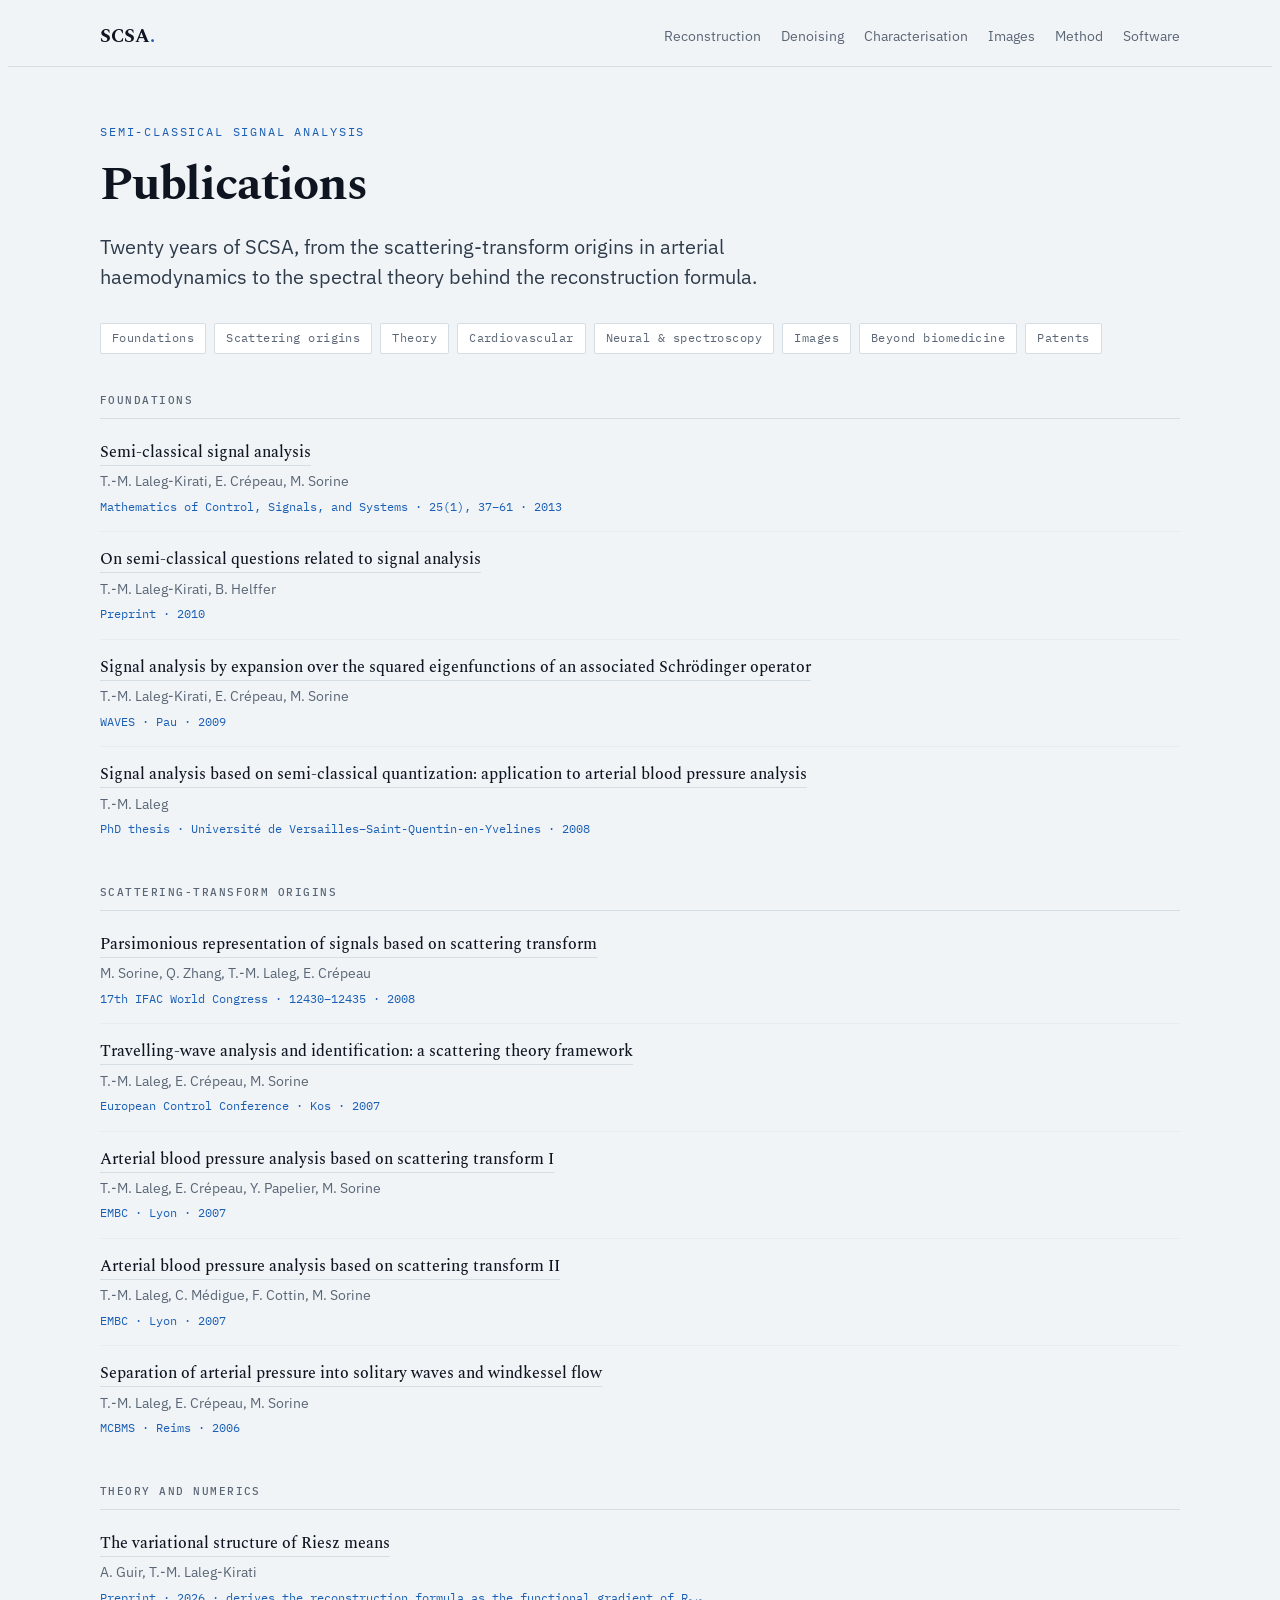
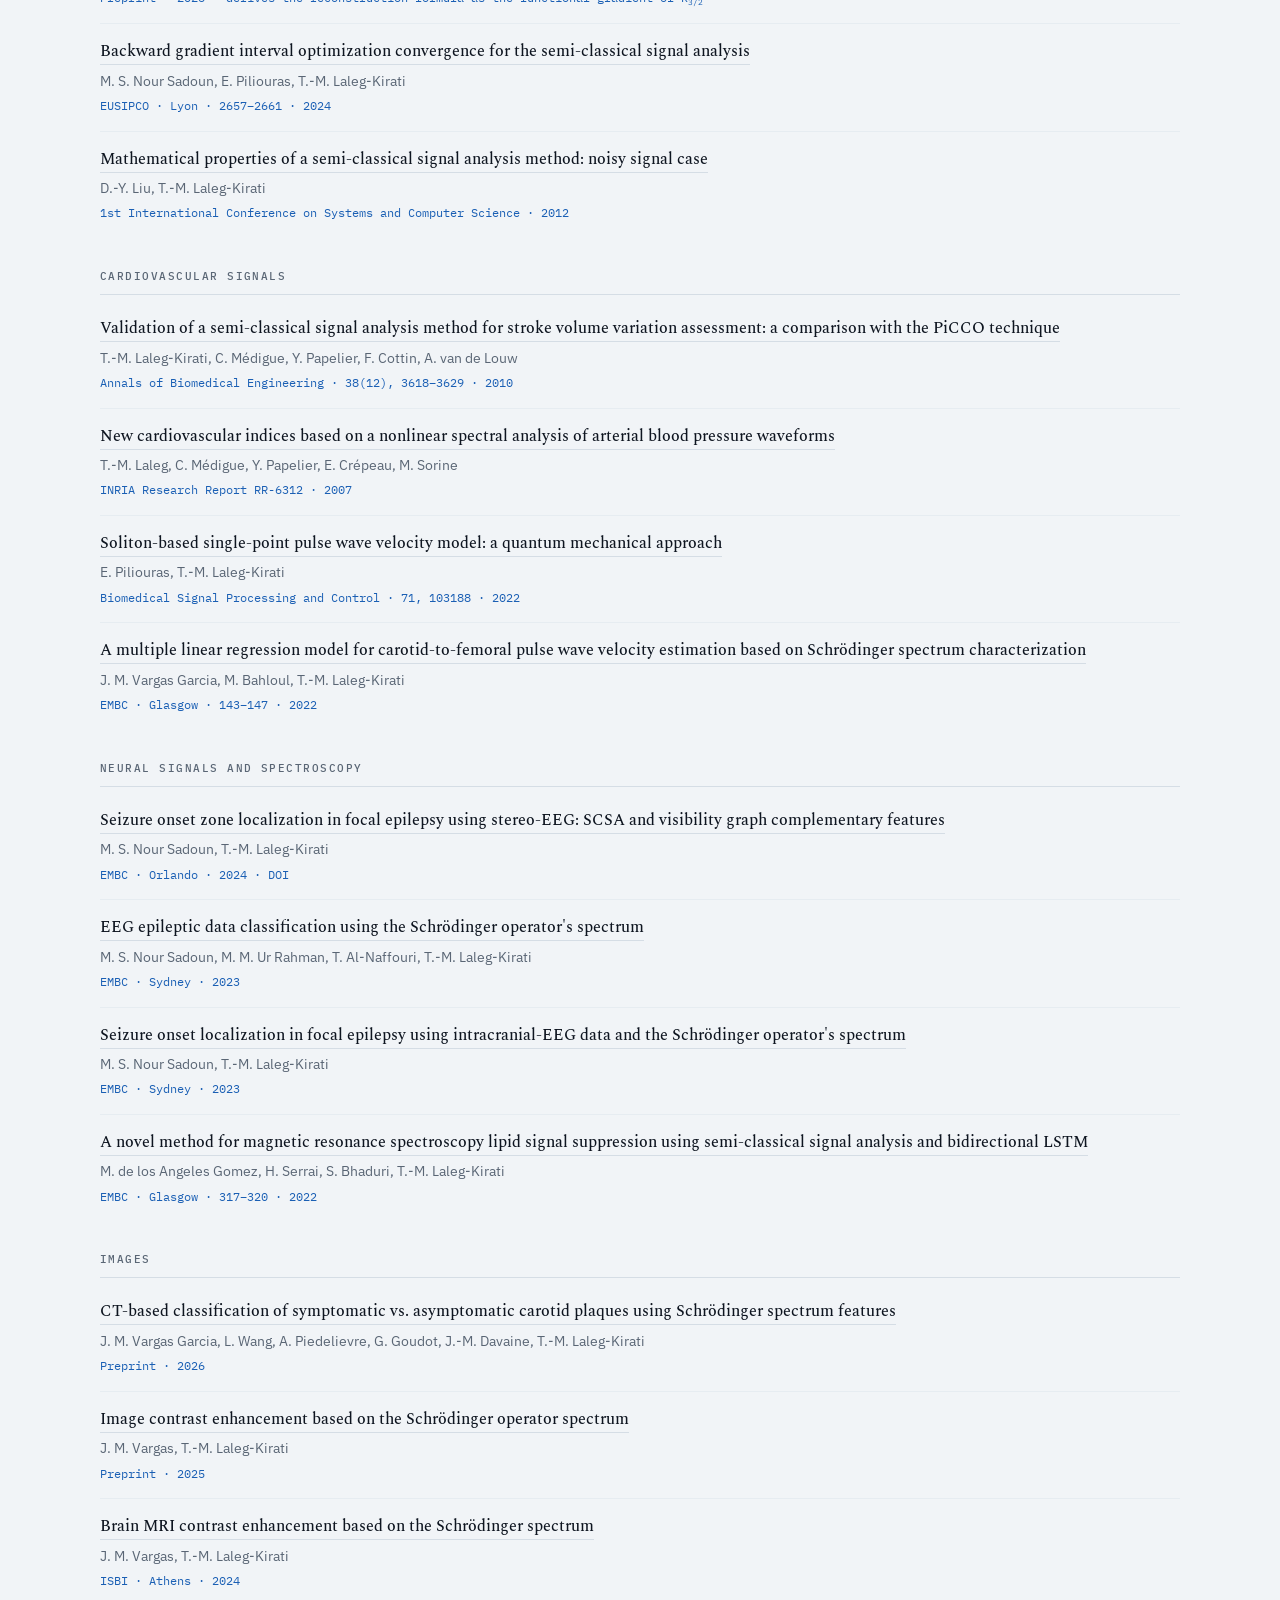
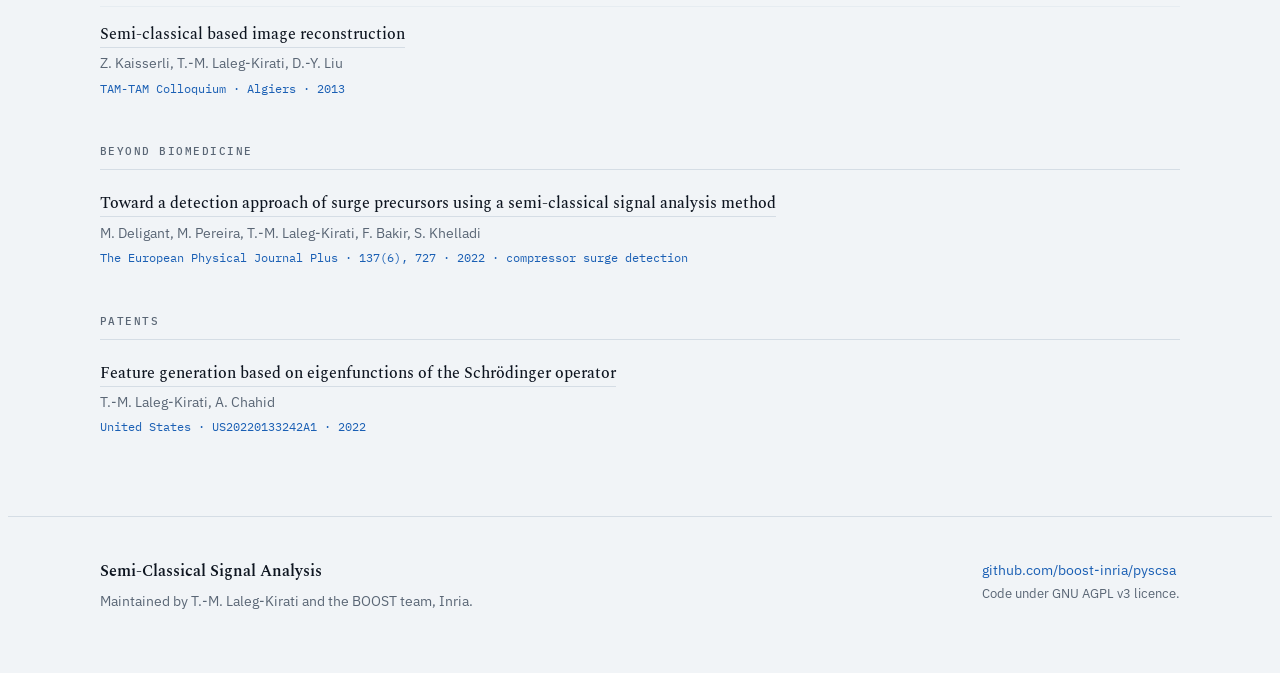
<file: publications.html>
<!DOCTYPE html>
<html lang="en">
<head>
<meta charset="utf-8">
<meta name="viewport" content="width=device-width, initial-scale=1, viewport-fit=cover">
<title>SCSA Publications</title>
<meta name="description" content="Complete publication record for Semi-Classical Signal Analysis, 2005 to present.">
<link rel="preconnect" href="https://fonts.googleapis.com">
<link rel="preconnect" href="https://fonts.gstatic.com" crossorigin>
<link rel="stylesheet" href="https://fonts.googleapis.com/css2?family=Spectral:ital,wght@0,400;0,500;0,600;0,700;1,400&family=IBM+Plex+Sans:wght@400;500;600&family=IBM+Plex+Mono:wght@400;500;600&display=swap">
<link rel="stylesheet" href="style.css">

</head>
<body>
<nav class="nav">
  <div class="wrap nav-in">
    <a class="brand" href="index.html">SCSA<em>.</em></a>
    <a class="lnk" href="index.html#recon">Reconstruction</a>
    <a class="lnk" href="index.html#denoise">Denoising</a>
    <a class="lnk" href="index.html#charac">Characterisation</a>
    <a class="lnk" href="index.html#images">Images</a>
    <a class="lnk" href="index.html#method">Method</a>
    <a class="lnk" href="index.html#software">Software</a>
  </div>
</nav>
<header class="hero" style="padding-block:56px 30px">
  <div class="wrap">
    <div class="eyebrow">Semi-Classical Signal Analysis</div>
    <h1 style="font-size:clamp(2rem,4.6vw,3rem);max-width:22ch">Publications</h1>
    <p class="lede">Twenty years of SCSA, from the scattering-transform origins in arterial
      haemodynamics to the spectral theory behind the reconstruction formula.</p>
    <nav class="jump" aria-label="jump to group">
      <a href="#g-foundations">Foundations</a>
      <a href="#g-origins">Scattering origins</a>
      <a href="#g-theory">Theory</a>
      <a href="#g-cardio">Cardiovascular</a>
      <a href="#g-neuro">Neural &amp; spectroscopy</a>
      <a href="#g-images">Images</a>
      <a href="#g-beyond">Beyond biomedicine</a>
      <a href="#g-patents">Patents</a>
    </nav>
  </div>
</header>
<section id="papers" style="border-top:none;padding-top:8px">
  <div class="wrap">
        <div class="pub-group" id="g-foundations">
      <h3>Foundations</h3>
      <div class="pub"><span class="t"><a href="https://dx.doi.org/10.1007/s00498-012-0091-1">Semi-classical signal analysis</a></span>
        <span class="a">T.-M. Laleg-Kirati, E. Crépeau, M. Sorine</span>
        <span class="v">Mathematics of Control, Signals, and Systems · 25(1), 37–61 · 2013</span></div>
      <div class="pub"><span class="t"><a href="https://inria.hal.science/inria-00520773v2">On semi-classical questions related to signal analysis</a></span>
        <span class="a">T.-M. Laleg-Kirati, B. Helffer</span>
        <span class="v">Preprint · 2010</span></div>
      <div class="pub"><span class="t"><a href="https://inria.hal.science/inria-00429507v1">Signal analysis by expansion over the squared eigenfunctions of an associated Schrödinger operator</a></span>
        <span class="a">T.-M. Laleg-Kirati, E. Crépeau, M. Sorine</span>
        <span class="v">WAVES · Pau · 2009</span></div>
      <div class="pub"><span class="t"><a href="https://theses.hal.science/tel-00357309v1">Signal analysis based on semi-classical quantization: application to arterial blood pressure analysis</a></span>
        <span class="a">T.-M. Laleg</span>
        <span class="v">PhD thesis · Université de Versailles–Saint-Quentin-en-Yvelines · 2008</span></div>
    </div>

    <div class="pub-group" id="g-origins">
      <h3>Scattering-transform origins</h3>
      <div class="pub"><span class="t"><a href="https://dx.doi.org/10.3182/20080706-5-KR-1001.02104">Parsimonious representation of signals based on scattering transform</a></span>
        <span class="a">M. Sorine, Q. Zhang, T.-M. Laleg, E. Crépeau</span>
        <span class="v">17th IFAC World Congress · 12430–12435 · 2008</span></div>
      <div class="pub"><span class="t"><a href="https://inria.hal.science/inria-00113626v2">Travelling-wave analysis and identification: a scattering theory framework</a></span>
        <span class="a">T.-M. Laleg, E. Crépeau, M. Sorine</span>
        <span class="v">European Control Conference · Kos · 2007</span></div>
      <div class="pub"><span class="t"><a href="https://inria.hal.science/inria-00139527v2">Arterial blood pressure analysis based on scattering transform I</a></span>
        <span class="a">T.-M. Laleg, E. Crépeau, Y. Papelier, M. Sorine</span>
        <span class="v">EMBC · Lyon · 2007</span></div>
      <div class="pub"><span class="t"><a href="https://inria.hal.science/inria-00139529v2">Arterial blood pressure analysis based on scattering transform II</a></span>
        <span class="a">T.-M. Laleg, C. Médigue, F. Cottin, M. Sorine</span>
        <span class="v">EMBC · Lyon · 2007</span></div>
      <div class="pub"><span class="t"><a href="https://inria.hal.science/inria-00000914v2">Separation of arterial pressure into solitary waves and windkessel flow</a></span>
        <span class="a">T.-M. Laleg, E. Crépeau, M. Sorine</span>
        <span class="v">MCBMS · Reims · 2006</span></div>
    </div>

    <div class="pub-group" id="g-theory">
      <h3>Theory and numerics</h3>
      <div class="pub"><span class="t"><a href="https://hal.science/hal-05659403v1">The variational structure of Riesz means</a></span>
        <span class="a">A. Guir, T.-M. Laleg-Kirati</span>
        <span class="v">Preprint · 2026 · derives the reconstruction formula as the functional gradient of R<sub>3/2</sub></span></div>
      <div class="pub"><span class="t"><a href="https://dx.doi.org/10.23919/EUSIPCO63174.2024.10715029">Backward gradient interval optimization convergence for the semi-classical signal analysis</a></span>
        <span class="a">M. S. Nour Sadoun, E. Piliouras, T.-M. Laleg-Kirati</span>
        <span class="v">EUSIPCO · Lyon · 2657–2661 · 2024</span></div>
      <div class="pub"><span class="t"><a href="https://inria.hal.science/hal-00713408v2">Mathematical properties of a semi-classical signal analysis method: noisy signal case</a></span>
        <span class="a">D.-Y. Liu, T.-M. Laleg-Kirati</span>
        <span class="v">1st International Conference on Systems and Computer Science · 2012</span></div>
    </div>

    <div class="pub-group" id="g-cardio">
      <h3>Cardiovascular signals</h3>
      <div class="pub"><span class="t"><a href="https://dx.doi.org/10.1007/s10439-010-0118-z">Validation of a semi-classical signal analysis method for stroke volume variation assessment: a comparison with the PiCCO technique</a></span>
        <span class="a">T.-M. Laleg-Kirati, C. Médigue, Y. Papelier, F. Cottin, A. van de Louw</span>
        <span class="v">Annals of Biomedical Engineering · 38(12), 3618–3629 · 2010</span></div>
      <div class="pub"><span class="t"><a href="https://inria.hal.science/inria-00175816v2">New cardiovascular indices based on a nonlinear spectral analysis of arterial blood pressure waveforms</a></span>
        <span class="a">T.-M. Laleg, C. Médigue, Y. Papelier, E. Crépeau, M. Sorine</span>
        <span class="v">INRIA Research Report RR-6312 · 2007</span></div>
      <div class="pub"><span class="t"><a href="https://dx.doi.org/10.1016/j.bspc.2021.103188">Soliton-based single-point pulse wave velocity model: a quantum mechanical approach</a></span>
        <span class="a">E. Piliouras, T.-M. Laleg-Kirati</span>
        <span class="v">Biomedical Signal Processing and Control · 71, 103188 · 2022</span></div>
      <div class="pub"><span class="t"><a href="https://dx.doi.org/10.1109/EMBC48229.2022.9871031">A multiple linear regression model for carotid-to-femoral pulse wave velocity estimation based on Schrödinger spectrum characterization</a></span>
        <span class="a">J. M. Vargas Garcia, M. Bahloul, T.-M. Laleg-Kirati</span>
        <span class="v">EMBC · Glasgow · 143–147 · 2022</span></div>
    </div>

    <div class="pub-group" id="g-neuro">
      <h3>Neural signals and spectroscopy</h3>
      <div class="pub"><span class="t"><a href="https://hal.science/hal-05141073v1">Seizure onset zone localization in focal epilepsy using stereo-EEG: SCSA and visibility graph complementary features</a></span>
        <span class="a">M. S. Nour Sadoun, T.-M. Laleg-Kirati</span>
        <span class="v">EMBC · Orlando · 2024 · <a href="https://dx.doi.org/10.1109/embc53108.2024.10782524">DOI</a></span></div>
      <div class="pub"><span class="t"><a href="https://dx.doi.org/10.1109/EMBC40787.2023.10340881">EEG epileptic data classification using the Schrödinger operator's spectrum</a></span>
        <span class="a">M. S. Nour Sadoun, M. M. Ur Rahman, T. Al-Naffouri, T.-M. Laleg-Kirati</span>
        <span class="v">EMBC · Sydney · 2023</span></div>
      <div class="pub"><span class="t"><a href="https://dx.doi.org/10.1109/EMBC40787.2023.10339987">Seizure onset localization in focal epilepsy using intracranial-EEG data and the Schrödinger operator's spectrum</a></span>
        <span class="a">M. S. Nour Sadoun, T.-M. Laleg-Kirati</span>
        <span class="v">EMBC · Sydney · 2023</span></div>
      <div class="pub"><span class="t"><a href="https://dx.doi.org/10.1109/EMBC48229.2022.9871645">A novel method for magnetic resonance spectroscopy lipid signal suppression using semi-classical signal analysis and bidirectional LSTM</a></span>
        <span class="a">M. de los Angeles Gomez, H. Serrai, S. Bhaduri, T.-M. Laleg-Kirati</span>
        <span class="v">EMBC · Glasgow · 317–320 · 2022</span></div>
    </div>

    <div class="pub-group" id="g-images">
      <h3>Images</h3>
      <div class="pub"><span class="t"><a href="https://hal.science/hal-05448176v1">CT-based classification of symptomatic vs. asymptomatic carotid plaques using Schrödinger spectrum features</a></span>
        <span class="a">J. M. Vargas Garcia, L. Wang, A. Piedelievre, G. Goudot, J.-M. Davaine, T.-M. Laleg-Kirati</span>
        <span class="v">Preprint · 2026</span></div>
      <div class="pub"><span class="t"><a href="https://hal.science/hal-05138807v1">Image contrast enhancement based on the Schrödinger operator spectrum</a></span>
        <span class="a">J. M. Vargas, T.-M. Laleg-Kirati</span>
        <span class="v">Preprint · 2025</span></div>
      <div class="pub"><span class="t"><a href="https://dx.doi.org/10.1109/ISBI56570.2024.10635563">Brain MRI contrast enhancement based on the Schrödinger spectrum</a></span>
        <span class="a">J. M. Vargas, T.-M. Laleg-Kirati</span>
        <span class="v">ISBI · Athens · 2024</span></div>
      <div class="pub"><span class="t"><a href="https://inria.hal.science/hal-00795302v2">Semi-classical based image reconstruction</a></span>
        <span class="a">Z. Kaisserli, T.-M. Laleg-Kirati, D.-Y. Liu</span>
        <span class="v">TAM-TAM Colloquium · Algiers · 2013</span></div>
    </div>

    <div class="pub-group" id="g-beyond">
      <h3>Beyond biomedicine</h3>
      <div class="pub"><span class="t"><a href="https://dx.doi.org/10.1140/epjp/s13360-022-02923-0">Toward a detection approach of surge precursors using a semi-classical signal analysis method</a></span>
        <span class="a">M. Deligant, M. Pereira, T.-M. Laleg-Kirati, F. Bakir, S. Khelladi</span>
        <span class="v">The European Physical Journal Plus · 137(6), 727 · 2022 · compressor surge detection</span></div>
    </div>

    <div class="pub-group" id="g-patents">
      <h3>Patents</h3>
      <div class="pub"><span class="t"><a href="https://hal.science/hal-03969837v1">Feature generation based on eigenfunctions of the Schrödinger operator</a></span>
        <span class="a">T.-M. Laleg-Kirati, A. Chahid</span>
        <span class="v">United States · US20220133242A1 · 2022</span></div>
    </div>

  </div>
</section>
<footer>
  <div class="wrap foot-in">
    <div><div style="font-family:var(--serif);font-weight:600;color:var(--ink);font-size:1.02rem;margin-bottom:5px">Semi-Classical Signal Analysis</div>
      <div>Maintained by T.-M. Laleg-Kirati and the BOOST team, Inria.</div></div>
    <div><a href="https://github.com/boost-inria/pyscsa">github.com/boost-inria/pyscsa</a><br>
      <span style="font-size:.82rem">Code under GNU AGPL v3 licence.</span></div>
  </div>
</footer>

  <script data-goatcounter="https://boost-scsa.goatcounter.com/count" async src="//gc.zgo.at/count.js"></script>
</body>
</html>
</file>
<file: style.css>
:root{
  --ground:#F1F4F7; --surface:#FFFFFF; --surface-2:#E7ECF1;
  --ink:#0E1520; --ink-soft:#2E3B4A; --muted:#5A6675;
  --line:#D5DDE5; --line-soft:#E6ECF1;
  --accent:#1A5FB4; --accent-soft:#E2EDF9;
  --accent-2:#C1440E; --accent-2-soft:#F9E8E0;
  --warn:#9A6B00; --warn-soft:#FBF0D8;
  --panel:#0A0F17; --panel-2:#101823; --panel-3:#16202D; --panel-line:#1F2C3B;
  --panel-ink:#DCE6F0; --panel-muted:#76889C;
  --c1:#57C4F5; --c2:#43D1C0; --c3:#67E3A0; --c4:#9FAEF7; --c5:#CE8CEA; --c6:#F5A76B;
  --shadow:0 1px 2px rgba(14,21,32,.04),0 10px 30px -16px rgba(14,21,32,.22);
  --shadow-lg:0 2px 4px rgba(14,21,32,.06),0 24px 60px -28px rgba(14,21,32,.4);
  --mono:"IBM Plex Mono",ui-monospace,SFMono-Regular,Menlo,monospace;
  --sans:"IBM Plex Sans",system-ui,-apple-system,"Segoe UI",sans-serif;
  --serif:"Spectral",Georgia,"Times New Roman",serif;
}
@media (prefers-color-scheme:dark){:root:not([data-theme="light"]){
  --ground:#090D13; --surface:#111A24; --surface-2:#18222E;
  --ink:#E7EDF4; --ink-soft:#BFCAD7; --muted:#8A98A8;
  --line:#233040; --line-soft:#1A2531;
  --accent:#68A8EC; --accent-soft:#122539;
  --accent-2:#F0855A; --accent-2-soft:#2E1A12;
  --warn:#D9A441; --warn-soft:#2A2213;
  --shadow:0 1px 2px rgba(0,0,0,.5),0 10px 30px -16px rgba(0,0,0,.8);
  --shadow-lg:0 2px 4px rgba(0,0,0,.5),0 24px 60px -28px rgba(0,0,0,.9);
}}
:root[data-theme="dark"]{
  --ground:#090D13; --surface:#111A24; --surface-2:#18222E;
  --ink:#E7EDF4; --ink-soft:#BFCAD7; --muted:#8A98A8;
  --line:#233040; --line-soft:#1A2531;
  --accent:#68A8EC; --accent-soft:#122539;
  --accent-2:#F0855A; --accent-2-soft:#2E1A12;
  --warn:#D9A441; --warn-soft:#2A2213;
  --shadow:0 1px 2px rgba(0,0,0,.5),0 10px 30px -16px rgba(0,0,0,.8);
  --shadow-lg:0 2px 4px rgba(0,0,0,.5),0 24px 60px -28px rgba(0,0,0,.9);
}
*{box-sizing:border-box}
body{background:var(--ground);color:var(--ink);font-family:var(--sans);font-size:16px;line-height:1.62;-webkit-font-smoothing:antialiased}
.wrap{max-width:1120px;margin:0 auto;padding-inline:20px}

.nav{position:sticky;top:env(safe-area-inset-top,0px);z-index:50;background:color-mix(in srgb,var(--ground) 86%,transparent);backdrop-filter:blur(12px);border-bottom:1px solid var(--line)}
.nav-in{display:flex;align-items:center;gap:20px;min-height:58px;flex-wrap:wrap}
.brand{font-family:var(--serif);font-weight:700;font-size:19px;color:var(--ink);text-decoration:none;margin-right:auto;letter-spacing:-.015em}
.brand em{font-style:normal;color:var(--accent)}
.nav a.lnk{font-size:13.5px;color:var(--muted);text-decoration:none;padding:4px 0;border-bottom:1.5px solid transparent;transition:color .14s,border-color .14s}
.nav a.lnk:hover{color:var(--accent);border-bottom-color:var(--accent)}

.hero{padding-block:70px 46px}
.eyebrow{font-family:var(--mono);font-size:11.5px;letter-spacing:.16em;text-transform:uppercase;color:var(--accent);margin-bottom:18px}
h1{font-family:var(--serif);font-weight:700;letter-spacing:-.025em;font-size:clamp(2.3rem,5.8vw,3.9rem);line-height:1.04;margin:0 0 22px;text-wrap:balance;max-width:17ch}
h1 em{font-style:italic;font-weight:400;color:var(--accent)}
.lede{font-size:clamp(1.05rem,2.1vw,1.24rem);color:var(--ink-soft);max-width:60ch;margin:0 0 30px;line-height:1.56}
.lede b{color:var(--ink);font-weight:600}
.hero-formula{display:flex;align-items:center;gap:18px;flex-wrap:wrap;padding-top:26px;border-top:1px solid var(--line)}
.hero-formula .eq{font-family:var(--serif);font-size:1.38rem;white-space:nowrap}
.hero-formula .cap{font-family:var(--mono);font-size:11px;color:var(--muted);letter-spacing:.08em;text-transform:uppercase}
sub,sup{font-size:.66em}

section{padding-block:64px;border-top:1px solid var(--line)}
.sec-head{margin-bottom:32px;max-width:72ch}
.sec-num{font-family:var(--mono);font-size:11.5px;letter-spacing:.16em;color:var(--accent);text-transform:uppercase;display:block;margin-bottom:10px}
h2{font-family:var(--serif);font-weight:600;letter-spacing:-.018em;font-size:clamp(1.65rem,3.3vw,2.3rem);line-height:1.12;margin:0 0 12px;text-wrap:balance}
h3{font-family:var(--serif);font-weight:600;font-size:1.18rem;margin:0 0 9px;letter-spacing:-.01em}
.sec-sub{color:var(--muted);margin:0;font-size:1rem}
p{margin:0 0 15px}p:last-child{margin-bottom:0}

/* instrument */
.instrument{background:var(--panel);border-radius:6px;box-shadow:var(--shadow-lg);overflow:hidden;color:var(--panel-ink)}
.ibar{display:flex;gap:24px;align-items:center;flex-wrap:wrap;padding:15px 20px;background:var(--panel-2);border-bottom:1px solid var(--panel-line)}
.grp{display:flex;gap:5px;flex-wrap:wrap;align-items:center}
.grp>.glab{font-family:var(--mono);font-size:10.5px;letter-spacing:.11em;text-transform:uppercase;color:var(--panel-muted);margin-right:3px}
.pbtn{font-family:var(--sans);font-size:12.5px;font-weight:500;padding:6px 13px;border-radius:3px;cursor:pointer;background:transparent;color:var(--panel-muted);border:1px solid var(--panel-line);transition:all .14s}
.pbtn:hover{border-color:var(--c1);color:var(--c1)}
.pbtn[aria-pressed="true"]{background:var(--c1);border-color:var(--c1);color:#06111C;font-weight:600}
.pbtn.act{border-color:var(--c3);color:var(--c3)}
.pbtn.act:hover{background:var(--c3);color:#06111C}
.ctl{display:flex;align-items:center;gap:11px;flex:1 1 220px;min-width:0}
.ctl label{font-family:var(--mono);font-size:11.5px;color:var(--panel-muted);white-space:nowrap;letter-spacing:.05em}
.slider{flex:1;min-width:80px;cursor:pointer;accent-color:var(--c1);background:transparent}
.val{font-family:var(--mono);font-size:13px;color:var(--panel-ink);min-width:52px;text-align:right;font-variant-numeric:tabular-nums}
.pbtn:focus-visible,.slider:focus-visible{outline:2px solid var(--c1);outline-offset:2px}
.panels{padding:18px 20px 4px}
.ptitle{display:flex;justify-content:space-between;align-items:baseline;gap:14px;flex-wrap:wrap;margin-bottom:8px}
.ptitle .nm{font-family:var(--mono);font-size:11px;letter-spacing:.12em;text-transform:uppercase;color:var(--panel-muted)}
.legend{display:flex;gap:15px;flex-wrap:wrap}
.lg{display:inline-flex;align-items:center;gap:6px;font-size:11.5px;color:var(--panel-muted);font-family:var(--mono)}
.sw{width:16px;height:2.5px;border-radius:2px;flex:none}
.sw.dash{background:repeating-linear-gradient(90deg,currentColor 0 4px,transparent 4px 7px)}
canvas{display:block;width:100%;height:auto;max-width:100%}
.cwrap{margin-bottom:20px}
.duo{display:grid;grid-template-columns:1fr 1fr;gap:20px}
.flag{display:inline-flex;align-items:center;gap:7px;font-family:var(--mono);font-size:11px;letter-spacing:.06em;padding:3px 9px;border-radius:2px;text-transform:uppercase}
.flag.ok{background:rgba(103,227,160,.15);color:#67E3A0}
.flag.warn{background:rgba(245,167,107,.16);color:#F5A76B}
.flag.idle{background:rgba(124,141,163,.14);color:var(--panel-muted)}
.readouts{display:grid;grid-template-columns:repeat(auto-fit,minmax(132px,1fr));gap:1px;background:var(--panel-line);border-top:1px solid var(--panel-line)}
.ro{background:var(--panel-2);padding:14px 20px}
.ro .k{font-family:var(--mono);font-size:10px;letter-spacing:.11em;text-transform:uppercase;color:var(--panel-muted);display:block;margin-bottom:4px}
.ro .v{font-family:var(--mono);font-size:1.3rem;font-weight:500;color:var(--panel-ink);font-variant-numeric:tabular-nums;line-height:1.15}
.ro .v small{font-size:.58em;color:var(--panel-muted);font-weight:400}
.ro.hl .v{color:var(--c3)}
.inote{padding:14px 20px;background:var(--panel-3);font-size:13px;color:var(--panel-muted);line-height:1.55;border-top:1px solid var(--panel-line)}
.inote b{color:var(--panel-ink);font-weight:500}
.imgrow{display:grid;grid-template-columns:1fr 1fr;gap:20px;padding:18px 20px 6px}
.imgbox{text-align:center}
.imgbox img{width:100%;max-width:280px;image-rendering:pixelated;border:1px solid var(--panel-line);border-radius:3px;background:#000}
.imgbox .cap{font-family:var(--mono);font-size:11px;letter-spacing:.09em;text-transform:uppercase;color:var(--panel-muted);margin-top:9px;display:block}

/* provenance strip */
.prov{display:flex;gap:10px;align-items:flex-start;background:var(--accent-soft);border-left:2px solid var(--accent);padding:13px 16px;font-size:.86rem;color:var(--ink-soft);border-radius:0 3px 3px 0;margin-top:20px}
.prov code{font-family:var(--mono);font-size:.92em;background:var(--surface);padding:1px 5px;border-radius:2px}

/* steps + tiers */
.steps{display:grid;grid-template-columns:repeat(3,1fr);border-top:1px solid var(--line)}
.step{padding:26px 26px 26px 0;border-right:1px solid var(--line)}
.step:last-child{border-right:none;padding-right:0}
.step:not(:first-child){padding-left:26px}
.step .n{font-family:var(--mono);font-size:11px;letter-spacing:.14em;color:var(--accent);display:block;margin-bottom:10px}
.step h3{font-size:1.05rem;margin-bottom:7px}
.step p{font-size:.92rem;color:var(--muted)}
.tiers{display:grid;grid-template-columns:1fr 1fr;border:1px solid var(--line);border-radius:5px;overflow:hidden;background:var(--surface)}
.tier{padding:32px 30px 34px}
.tier.math{background:var(--surface-2);border-left:1px solid var(--line)}
.tier-tag{font-family:var(--mono);font-size:10px;letter-spacing:.14em;text-transform:uppercase;display:inline-block;padding:4px 9px;border-radius:2px;margin-bottom:16px;font-weight:500}
.tier-tag.plain{background:var(--accent-soft);color:var(--accent)}
.tier-tag.tech{background:var(--accent-2-soft);color:var(--accent-2)}
.tier p{font-size:.95rem}
.pull{font-family:var(--serif);font-size:1.2rem;line-height:1.42;color:var(--ink);font-style:italic;margin:0 0 18px;text-wrap:balance}
.eqblock{font-family:var(--serif);font-size:1.08rem;text-align:center;padding:16px 12px;margin:18px 0;background:var(--surface);border:1px solid var(--line);border-radius:3px;overflow-x:auto}
.deflist{margin:18px 0 0;padding:0;list-style:none;font-size:.87rem}
.deflist li{display:flex;gap:12px;padding:6px 0;border-top:1px solid var(--line-soft)}
.deflist .sym{font-family:var(--serif);color:var(--accent);min-width:36px;font-style:italic;flex:none}
.deflist .txt{color:var(--muted)}
.apps{display:grid;grid-template-columns:repeat(auto-fit,minmax(230px,1fr));gap:1px;background:var(--line);border:1px solid var(--line);border-radius:5px;overflow:hidden}
.app{background:var(--surface);padding:24px 22px}
.app .tagline{font-family:var(--mono);font-size:10px;letter-spacing:.12em;text-transform:uppercase;color:var(--accent);margin-bottom:9px}
.app h3{font-size:1.03rem;margin-bottom:7px}
.app p{font-size:.9rem;color:var(--muted)}
.sw-grid{display:grid;grid-template-columns:repeat(auto-fit,minmax(240px,1fr));gap:18px}
.sw-card{background:var(--surface);border:1px solid var(--line);border-radius:5px;padding:22px;display:flex;flex-direction:column;gap:9px;transition:border-color .15s,transform .15s}
.sw-card:hover{border-color:var(--accent);transform:translateY(-2px)}
.sw-card .lang{font-family:var(--mono);font-size:10.5px;letter-spacing:.12em;text-transform:uppercase;color:var(--accent-2)}
.sw-card h3{font-size:1.04rem;margin:0}
.sw-card p{font-size:.88rem;color:var(--muted);flex:1}
.sw-card a{font-family:var(--mono);font-size:12px;color:var(--accent);text-decoration:none;border-bottom:1px solid currentColor;align-self:flex-start;padding-bottom:1px}
.pub-group{margin-bottom:30px}.pub-group:last-child{margin-bottom:0}
.pub-group>h3{font-family:var(--mono);font-size:10.5px;font-weight:500;letter-spacing:.14em;text-transform:uppercase;color:var(--muted);margin-bottom:6px;padding-bottom:9px;border-bottom:1px solid var(--line)}
.pub{padding:15px 0;border-bottom:1px solid var(--line-soft);font-size:.94rem}
.pub:last-child{border-bottom:none}
.pub .t{color:var(--ink);font-weight:500;display:block;margin-bottom:3px;font-family:var(--serif);font-size:1.02rem}
.pub .t a{color:inherit;text-decoration:none;border-bottom:1px solid var(--line);transition:color .14s,border-color .14s}
.pub .t a:hover{color:var(--accent);border-bottom-color:var(--accent)}
.pub .v a{color:var(--accent);text-decoration:none;border-bottom:1px solid transparent}
.pub .v a:hover{border-bottom-color:currentColor}
.pub .a{color:var(--muted);font-size:.87rem}
.pub .v{font-family:var(--mono);font-size:11.5px;color:var(--accent);display:block;margin-top:4px}
.todo{background:var(--warn-soft);border-left:2px solid var(--warn);padding:14px 17px;font-size:.88rem;color:var(--ink-soft);margin-top:20px;border-radius:0 3px 3px 0}
.todo b{color:var(--warn);font-weight:600}
.people{display:grid;grid-template-columns:repeat(auto-fill,minmax(220px,1fr));gap:1px;background:var(--line);border:1px solid var(--line);border-radius:5px;overflow:hidden}
.person{background:var(--surface);padding:15px 18px;display:flex;flex-direction:column;gap:2px}
.person .nm{font-family:var(--serif);font-size:1rem;color:var(--ink);font-weight:500;line-height:1.3}
.person .ar{font-family:var(--mono);font-size:10.5px;letter-spacing:.05em;color:var(--muted)}
footer{padding-block:42px 52px;font-size:.87rem;color:var(--muted);border-top:1px solid var(--line)}
.foot-in{display:flex;justify-content:space-between;gap:24px;flex-wrap:wrap;align-items:flex-start}
footer a{color:var(--accent);text-decoration:none;border-bottom:1px solid transparent}
footer a:hover{border-bottom-color:currentColor}
@media (max-width:820px){
  .tiers,.duo,.imgrow{grid-template-columns:1fr}
  .tier.math{border-left:none;border-top:1px solid var(--line)}
  .steps{grid-template-columns:1fr}
  .step{border-right:none;border-bottom:1px solid var(--line);padding:22px 0}
  .step:not(:first-child){padding-left:0}
  .step:last-child{border-bottom:none}
  section{padding-block:46px}.hero{padding-block:46px 32px}
}
@media (prefers-reduced-motion:reduce){*{transition:none!important;animation:none!important}}

/* ---- multi-page additions ---- */
.morelink{font-family:var(--mono);font-size:13px;color:var(--accent);text-decoration:none;
  border-bottom:1px solid currentColor;padding-bottom:2px}
.morelink:hover{color:var(--accent-2)}
.jump{display:flex;flex-wrap:wrap;gap:8px;margin-top:24px}
.jump a{font-family:var(--mono);font-size:11.5px;letter-spacing:.04em;color:var(--muted);
  text-decoration:none;border:1px solid var(--line);border-radius:2px;padding:5px 11px;
  transition:all .14s;background:var(--surface)}
.jump a:hover{color:var(--accent);border-color:var(--accent)}
.pub-group{scroll-margin-top:80px}
</file>
